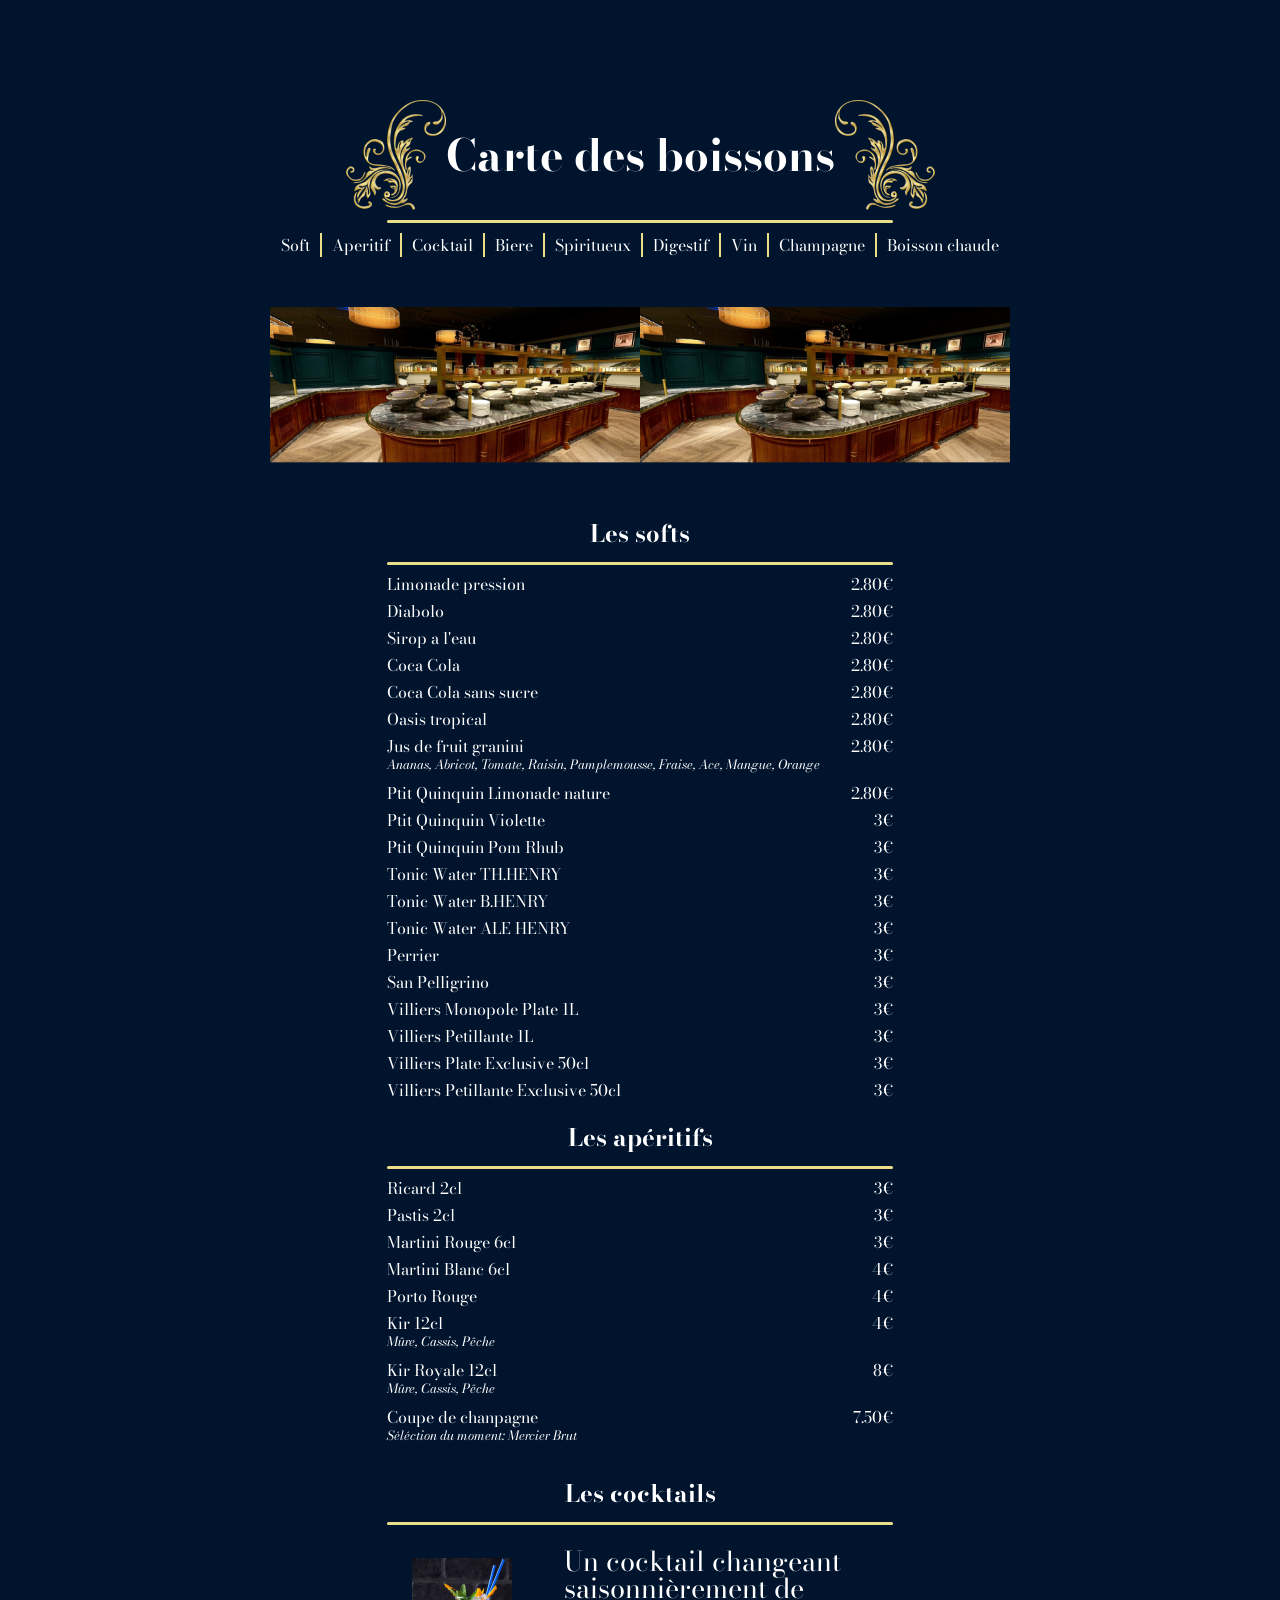
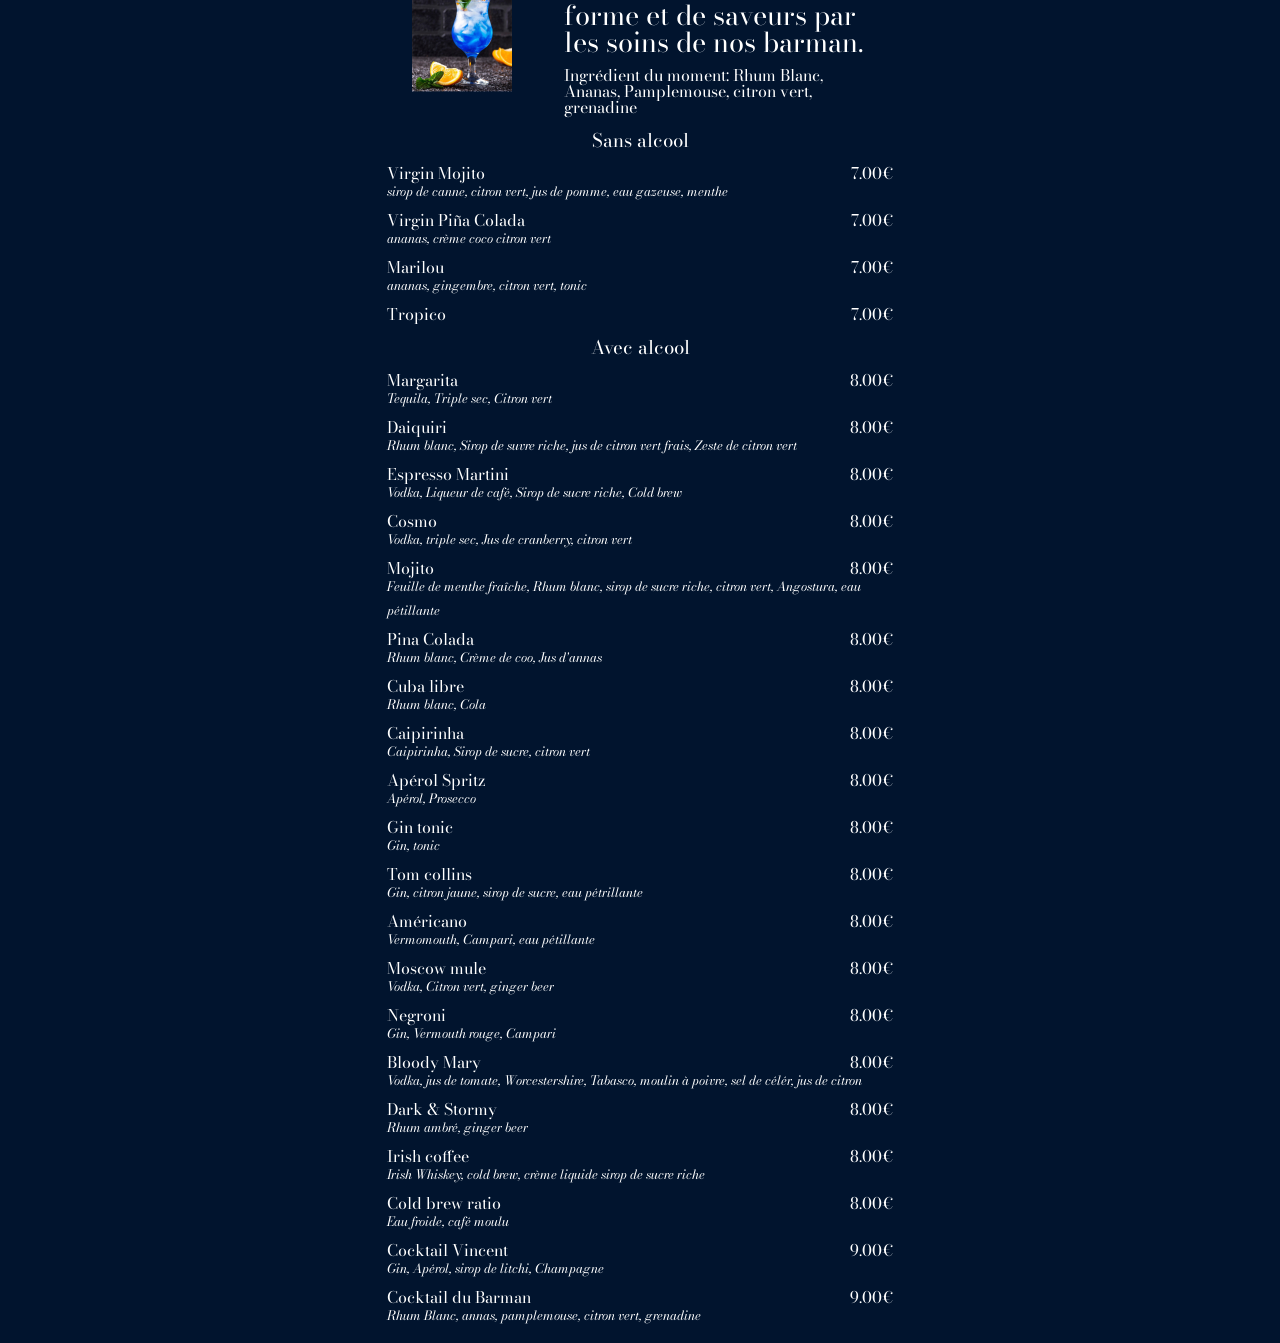
<file: carte/index.html>
<!DOCTYPE html>
<html lang="en">
<head>
    <meta charset="UTF-8">
    <link rel="preconnect" href="https://fonts.googleapis.com">
    <link rel="preconnect" href="https://fonts.gstatic.com" crossorigin>
    <link href="https://fonts.googleapis.com/css2?family=Bodoni+Moda&display=swap" rel="stylesheet">
    <link rel="stylesheet" type="text/css" href="app.css"/>
    <meta charset="UTF-8">
    <meta name="viewport" content="width=device-width, initial-scale=1, shrink-to-fit=no">
    <title>Chez Vincent - menu</title>
</head>
<body>
    <header>
        <div class="title">
            <img src="img/kisspng-ornament-drawing-pattern-golden-pattern-5ad06bcc452309%201.png" alt="gold ornament">
            <h1>Carte des boissons</h1>
            <img src="img/kisspng-ornament-drawing-pattern-golden-pattern-5ad06bcc452309%201.png" alt="gold ornament reverse">
        </div>

        <div class="spacer">
            <div class="spacer-line"></div>
        </div>

        <nav class="header">
            <ul>
                <li><a href="#soft">Soft</a></li>
                <li class="header-spacer"></li>
                <li><a href="#apero">Aperitif</a></li>
                <li class="header-spacer"></li>
                <li><a href="#cocktail">Cocktail</a></li>
                <li class="header-spacer"></li>
                <li><a href="#">Biere</a></li>
                <li class="header-spacer"></li>
                <li><a href="#">Spiritueux</a></li>
                <li class="header-spacer"></li>
                <li><a href="#">Digestif</a></li>
                <li class="header-spacer"></li>
                <li><a href="#">Vin</a></li>
                <li class="header-spacer"></li>
                <li><a href="#">Champagne</a></li>
                <li class="header-spacer"></li>
                <li><a href="#">Boisson chaude</a></li>
            </ul>
        </nav>
    </header>

    <div id="carrousel">
        <div class="left" id="CarrouselLeft">
            <div class="leftBlock">
                <img src="img/carrousel/buffet%20left%20side%201.png" alt="Buffet"/>
                <img src="img/carrousel/damn%20it%20s%20beautiful%201.png" alt="Buffet"/>
                <img src="img/carrousel/buffet%20left%20side%201.png" alt="Buffet"/>
                <img src="img/carrousel/damn%20it%20s%20beautiful%201.png" alt="Buffet"/>
                <img src="img/carrousel/buffet%20left%20side%201.png" alt="Buffet" />
            </div>
        </div>
        <div class="right" id="CarrouselRight">
            <div class="rightBlock">
                <img src="img/carrousel/buffet%20left%20side%201.png" alt="Buffet"/>
                <img src="img/carrousel/damn%20it%20s%20beautiful%201.png" alt="Buffet"/>
                <img src="img/carrousel/buffet%20left%20side%201.png" alt="Buffet"/>
                <img src="img/carrousel/damn%20it%20s%20beautiful%201.png" alt="Buffet"/>
                <img src="img/carrousel/buffet%20left%20side%201.png" alt="Buffet" />
            </div>
        </div>
    </div>

    <main>
        <section id="aperitif"></section>
        <section id="cocktail"></section>
        <section id="biere"></section>
        <section id="spiritueux"></section>
        <section id="digestif"></section>
        <section id="vin"></section>
        <section id="champagne"></section>
        <section id="boisson chaude"></section>
    </main>

    <script src="app.js"></script>
</body>
</html>
</file>
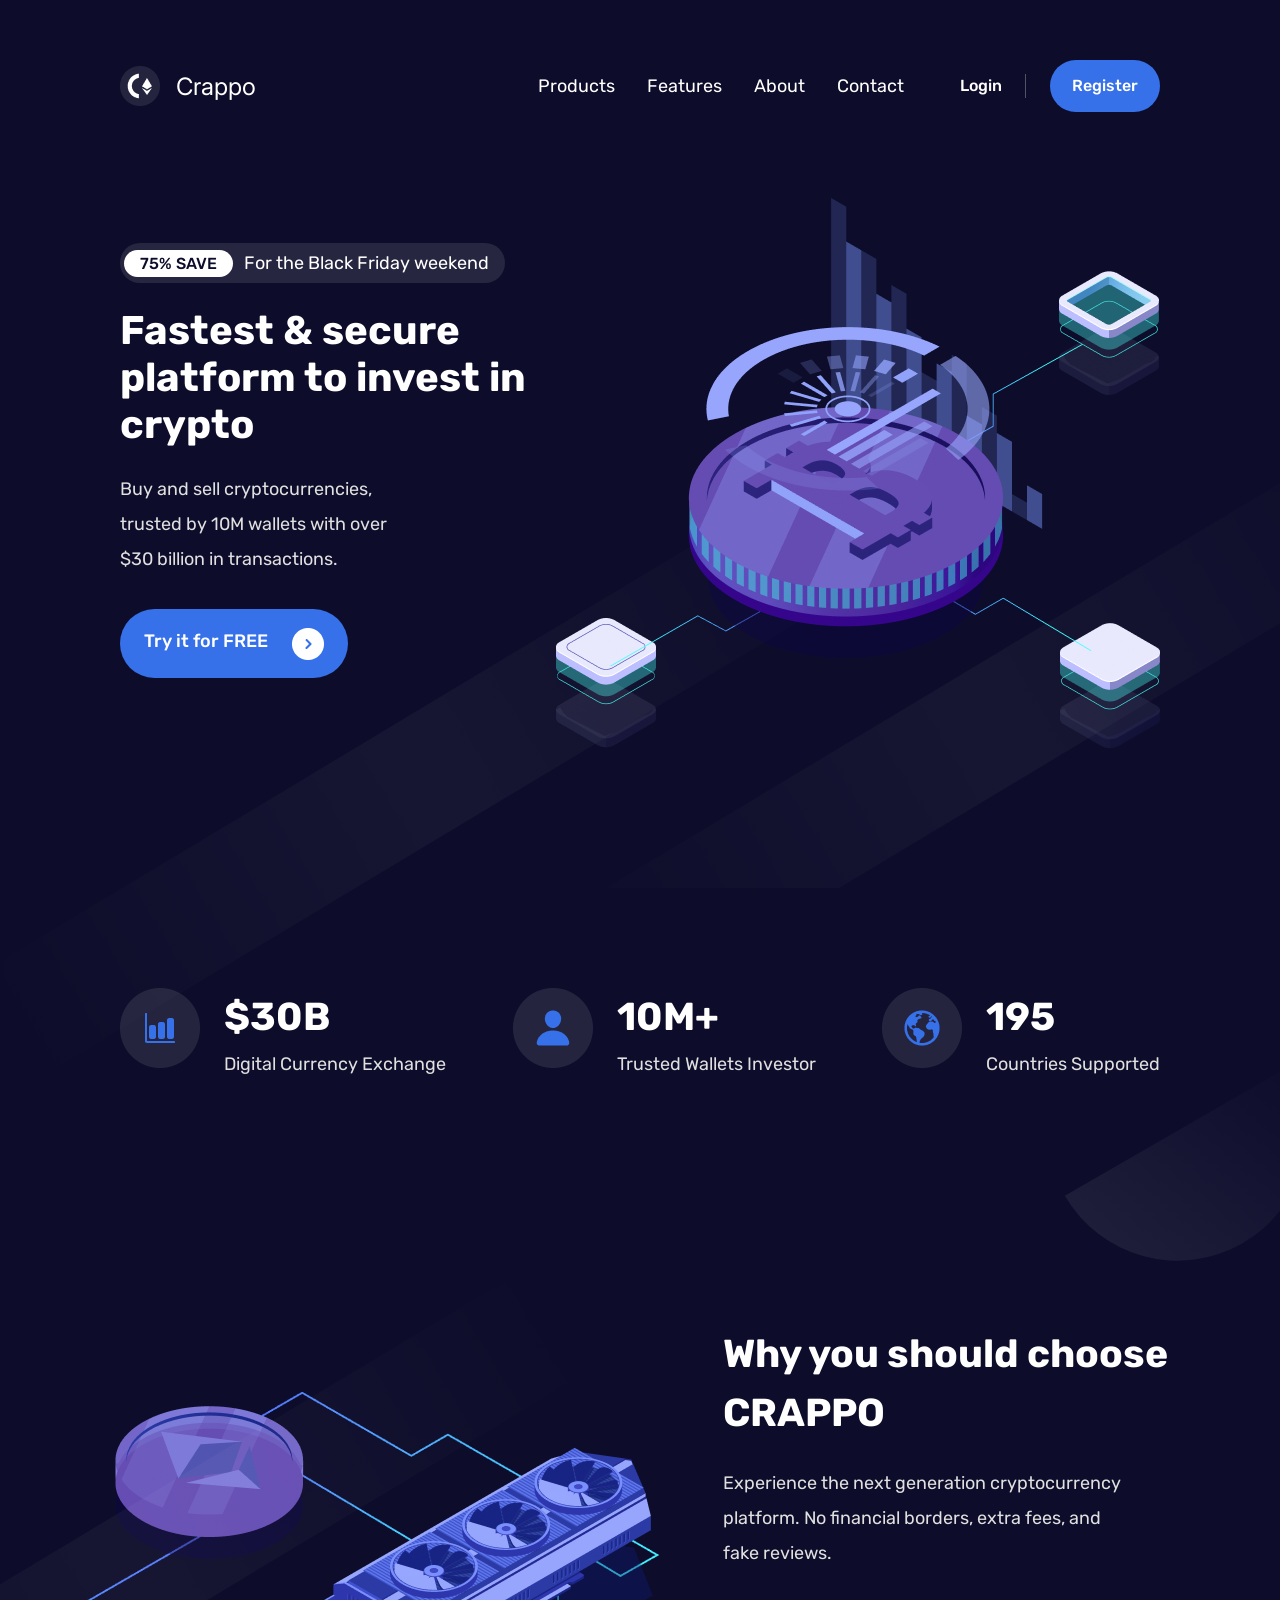
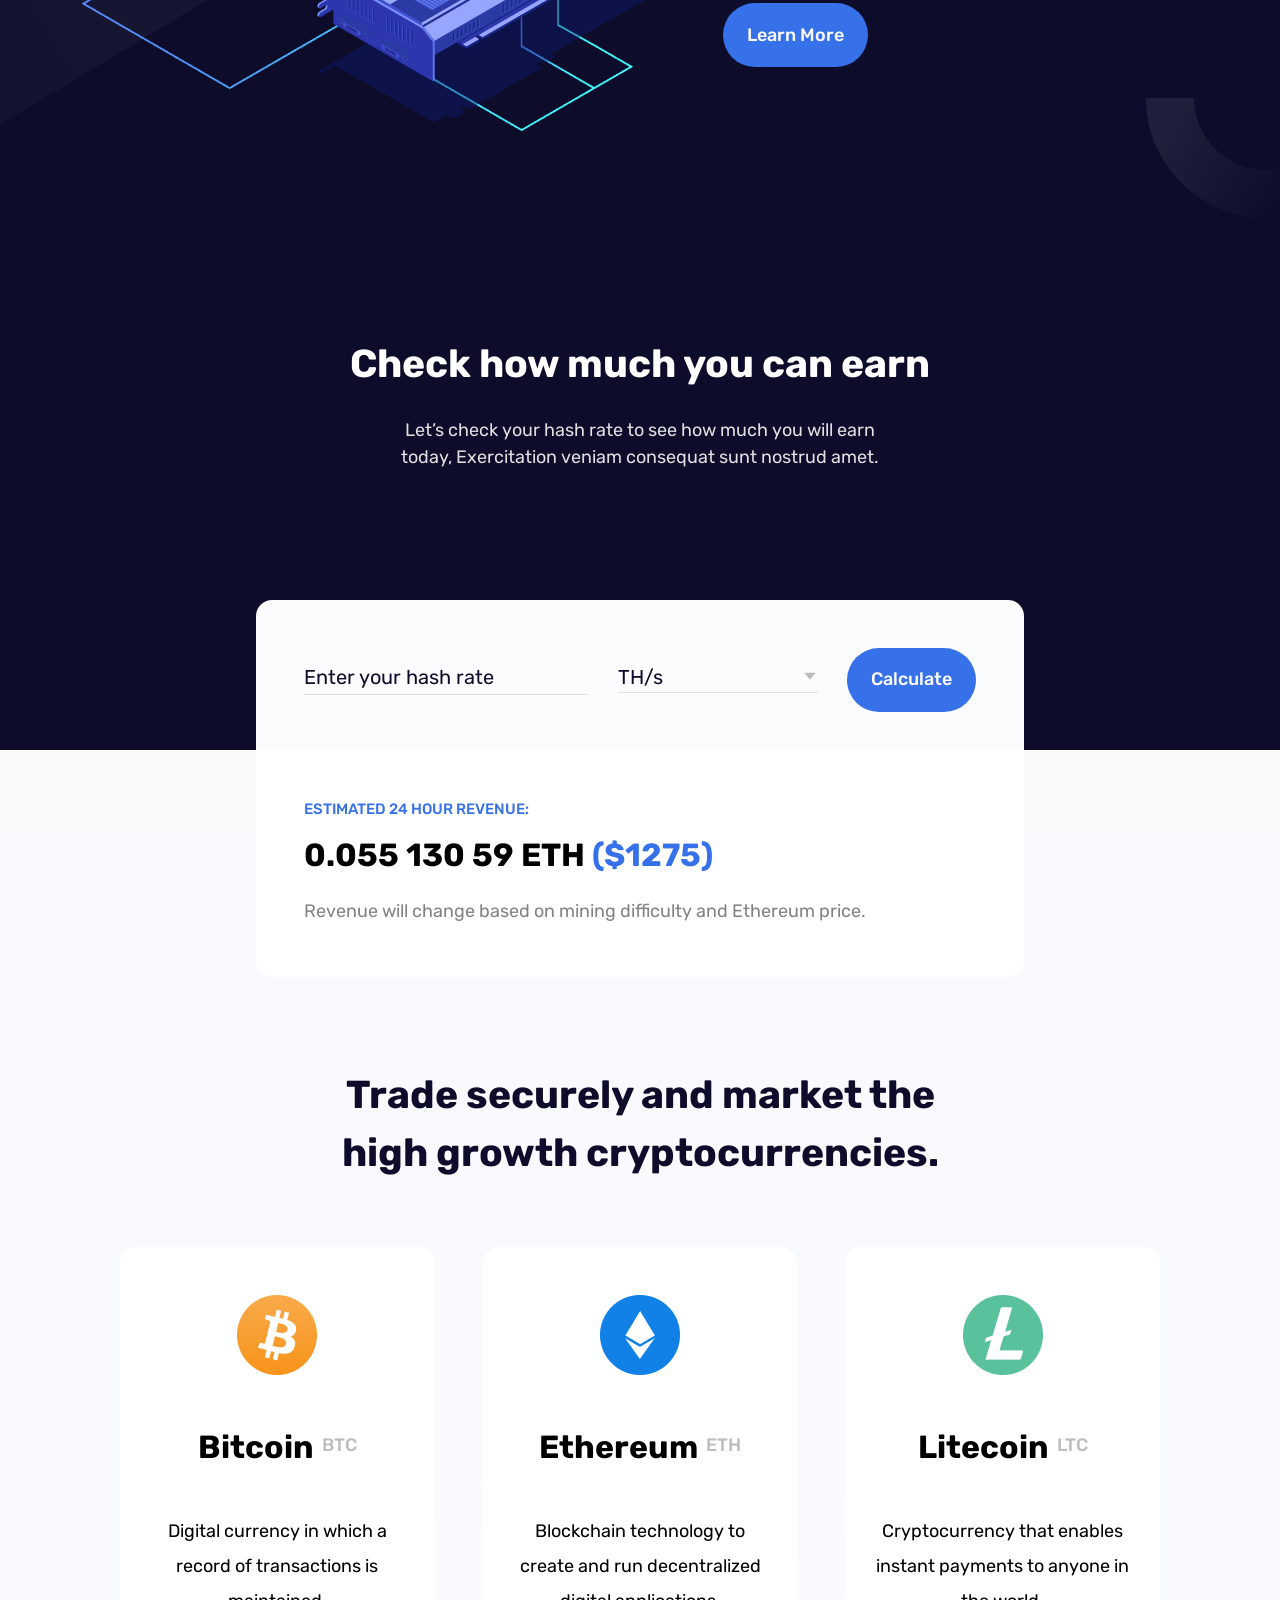
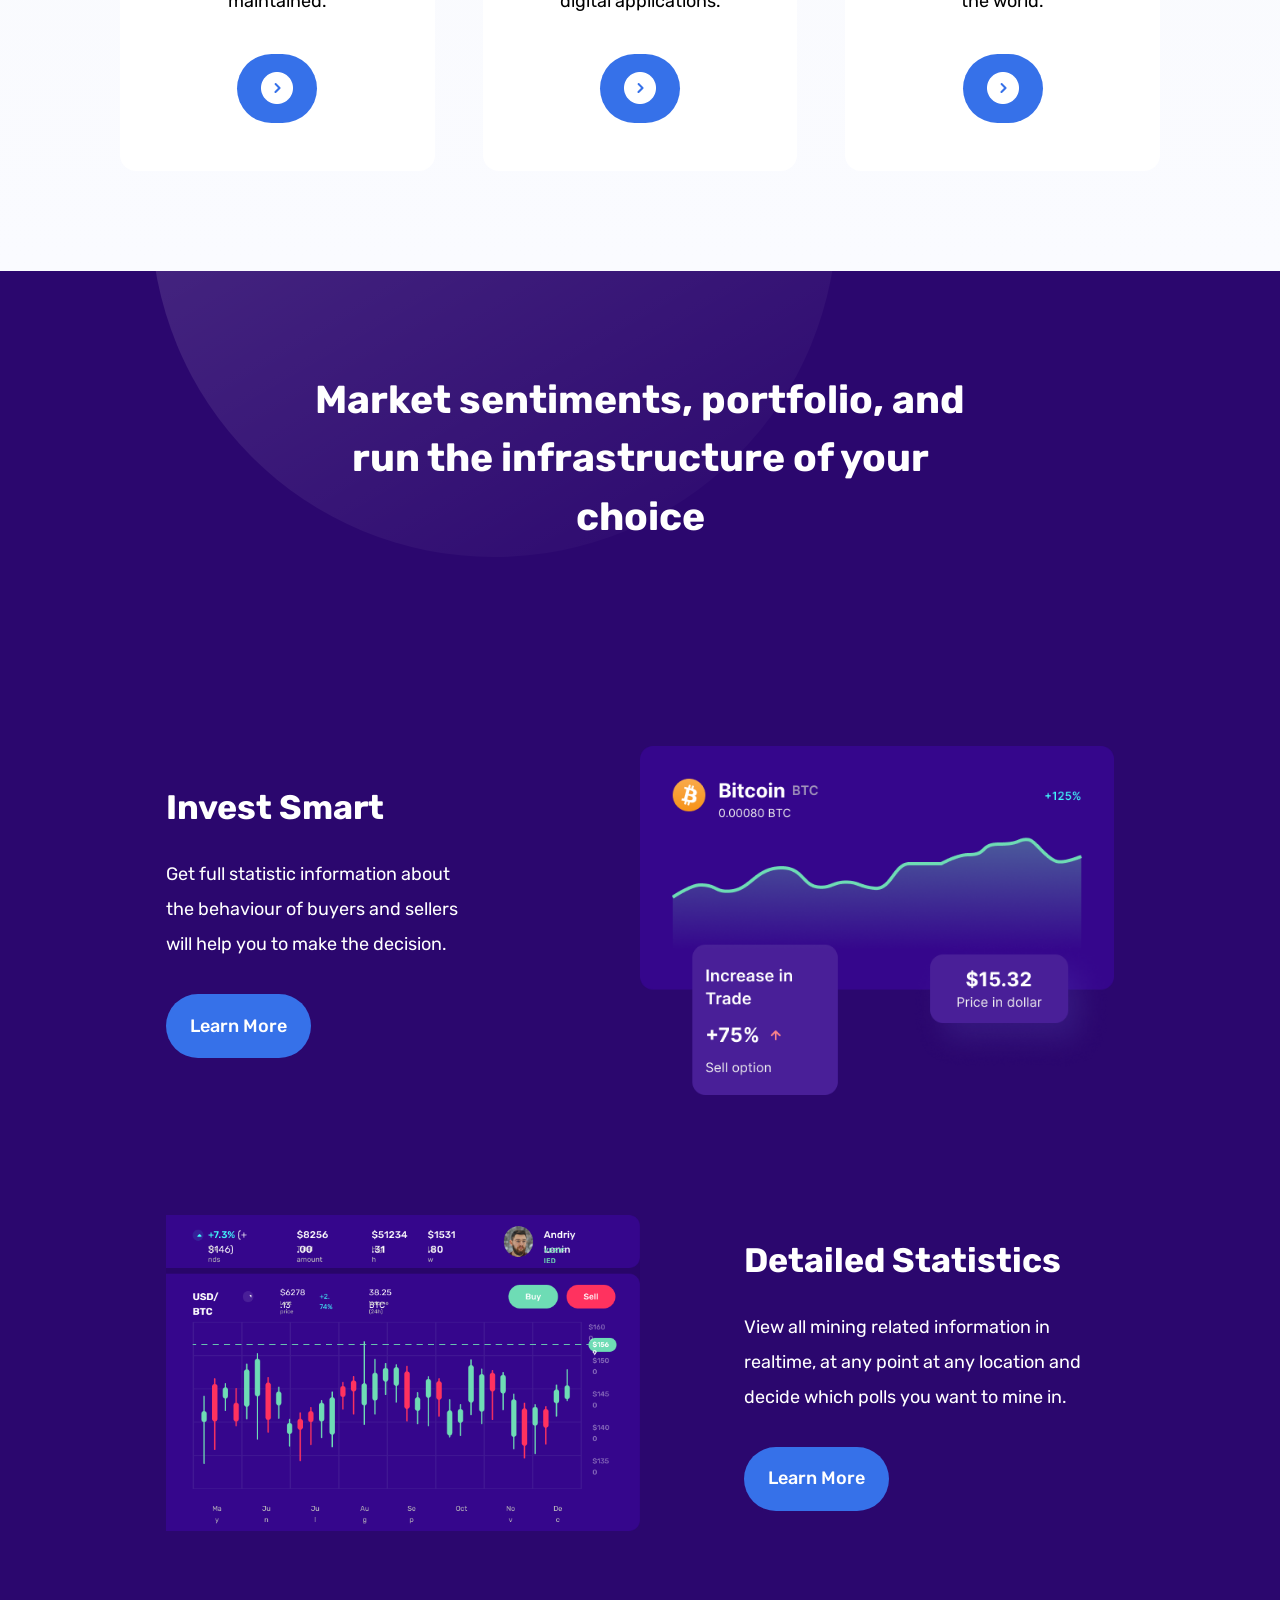
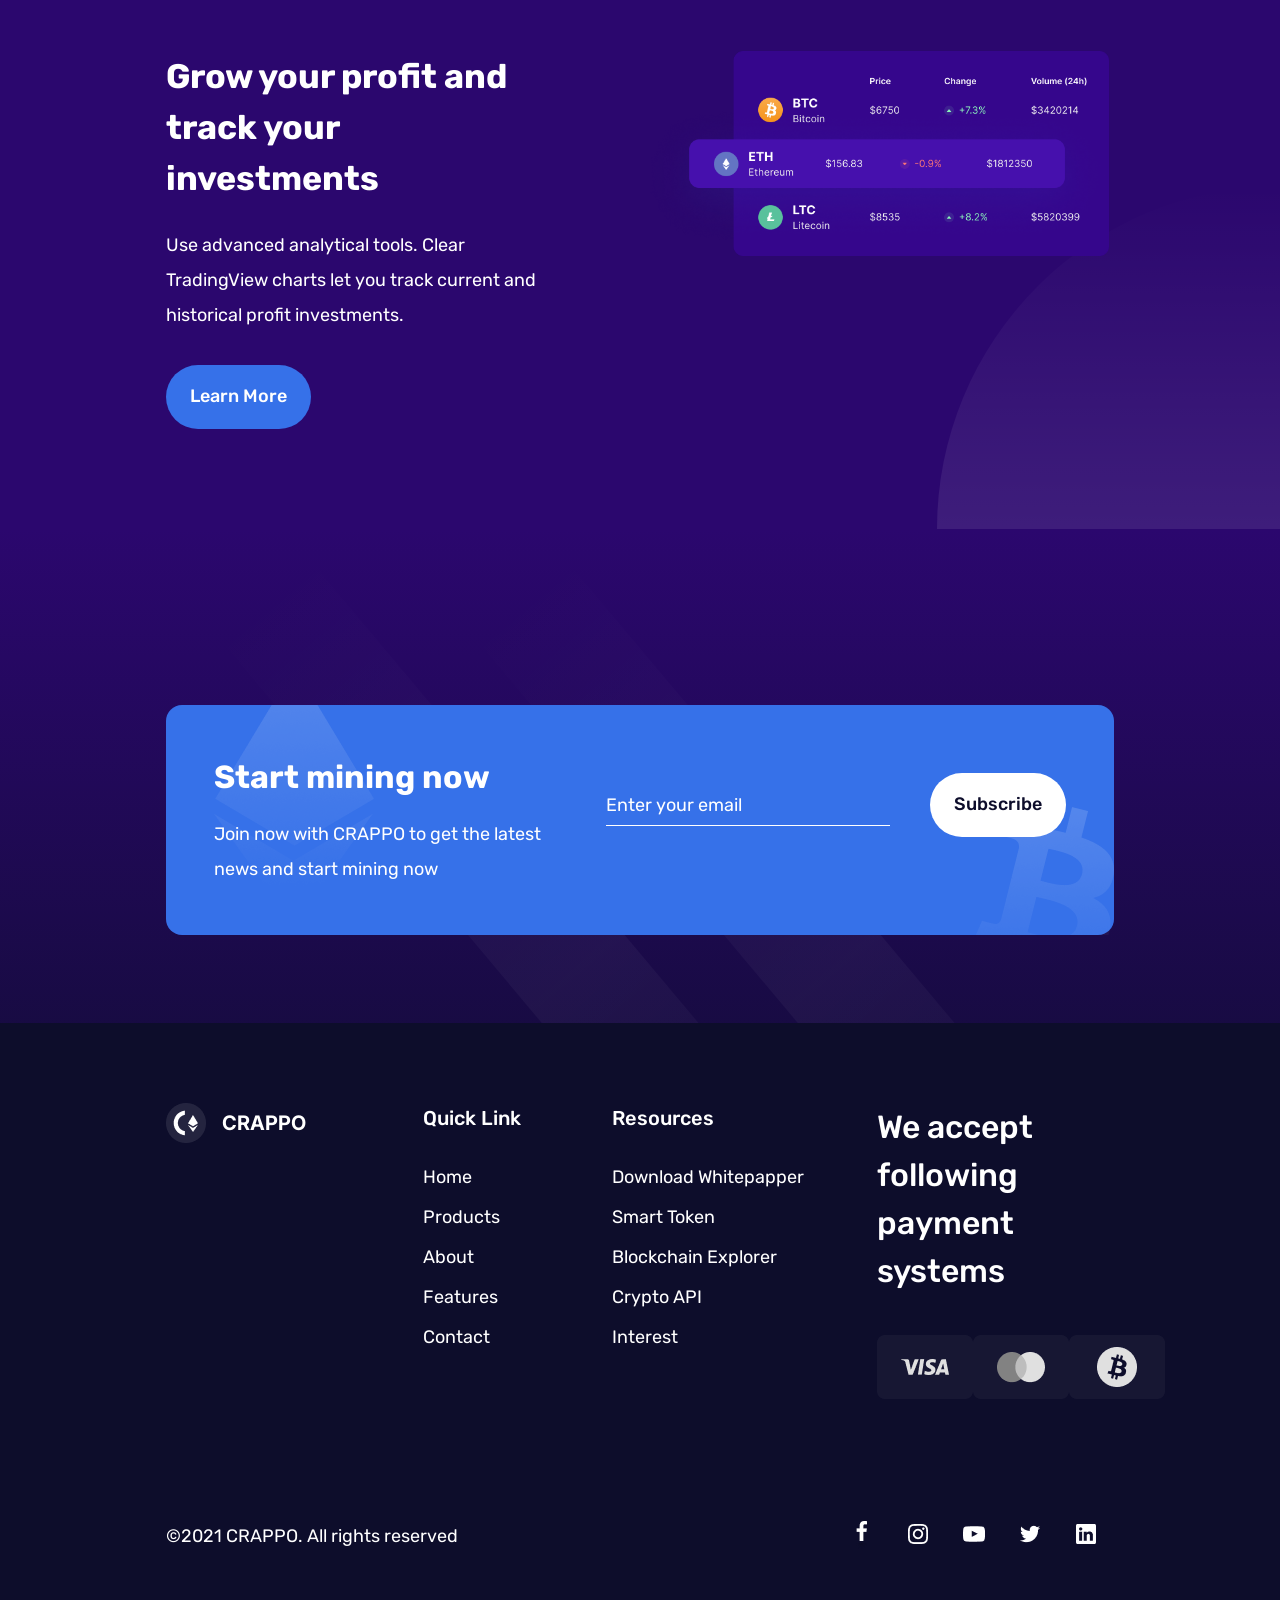
<file: crappo/index.html>
<!DOCTYPE html>
<html lang="en">
<head>
    <meta charset="UTF-8">
    <meta name="viewport" content="width=device-width, initial-scale=1, shrink-to-fit=no">
    <meta name="description" content="Fastest & secure platform to invest in crypto">
    <link rel="stylesheet" type="text/css" href="sass/page/home.css">
    <link rel="stylesheet" type="text/css" href="sass/main.css">
    <link rel="preconnect" href="https://fonts.googleapis.com">
    <link rel="preconnect" href="https://fonts.gstatic.com" crossorigin>
    <link href="https://fonts.googleapis.com/css2?family=Inter:wght@600&family=Rubik:wght@400;500;700&display=swap" rel="stylesheet">    <link rel="icon" type="image/png" href="asset/logo/Logo.png">
    <title>CRAPPO - Home</title>
</head>
<body>
    <header>
        <div class="logo-container">
            <img src="asset/logo/Logo.png" alt="Logo Crappo">
            <span class="logo-text">Crappo</span>
        </div>

        <nav class="nav-header">
            <a href="#" class="nav-link body-small-regular">Products</a>
            <a href="#" class="nav-link body-small-regular">Features</a>
            <a href="#" class="nav-link body-small-regular">About</a>
            <a href="#" class="nav-link body-small-regular">Contact</a>
            <a href="#" class="nav-link--login body-small-medium">Login</a>
            <a href="#" class="nav-link--register body-small-medium">Register</a>
        </nav>
    </header>

    <main>
        <section class="landing">
            <div class="landing-left">
                <div class="landing-left-top">
                    <span>75% SAVE</span>
                    <p class="body-small-regular">For the Black Friday weekend</p>
                </div>
                <div class="landing-left-middle">
                    <h1>Fastest & secure platform to invest in crypto</h1>
                    <p class="body-small-regular">Buy and sell cryptocurrencies, trusted by 10M wallets with over $30 billion in transactions.</p>
                    <a href="index.html#" class="btn-classic body-standard-medium">Try it for FREE <img src="asset/icon/Arrow%20Right.png" alt="Right arrow"></a>
                </div>
            </div>
            <div class="landing-right">
                <img src="asset/ilu/Illustration-landing.png" alt="BTC">
                <div class="effect-back"></div>
                <div class="effect-back effect-back-nd"></div>
            </div>
        </section>

        <section class="banner">
            <div class="banner-elm">
                <img src="asset/icon/graph-icon.png" alt="Graphic">
                <div class="banner-elm-text">
                    <h2>$30B</h2>
                    <p class="body-small-regular">Digital Currency Exchange</p>
                </div>
            </div>

            <div class="banner-elm">
                <img src="asset/icon/user-icon.png" alt="User">
                <div class="banner-elm-text">
                    <h2>10M+</h2>
                    <p class="body-small-regular">Trusted Wallets Investor</p>
                </div>
            </div>

            <div class="banner-elm">
                <img src="asset/icon/earth-icon.png" alt="Earth">
                <div class="banner-elm-text">
                    <h2>195</h2>
                    <p class="body-small-regular">Countries Supported</p>
                </div>
            </div>
            <div class="circle"></div>
            <img class="demi-circle" alt="demi circle" src="asset/ilu/circle.svg">
        </section>

        <section class="why-choose">
            <div class="why-choose-img">
                <img src="asset/ilu/Illustrations-gpu.png" alt="GPU">
            </div>

            <div class="why-choose-text">
                <h2>Why you should choose CRAPPO</h2>
                <p class="body-small-regular">Experience the next generation cryptocurrency platform. No financial borders, extra fees, and fake reviews.</p>
                <a href="index.html#" class="btn-classic body-standard-medium">Learn More</a>
            </div>

            <div class="effect-back effect-back-reverse"></div>
        </section>

        <section class="check-earn">
            <div class="check-earn-top">
                <h2>Check how much you can earn</h2>
                <p class="body-standard-regular">Let’s check your hash rate to see how much you will earn today, Exercitation veniam consequat sunt nostrud amet.</p>
            </div>
            <div class="check-earn-middle">
                <div class="check-earn-middle-form">
                    <div class="input-form">
                        <input type="text" class="input-classic body-large-regular" name="hashRate" id="hashRate"/>
                        <label class="body-large-regular" for="hashRate">Enter your hash rate</label>
                    </div>
                    <div class="select-form">
                        <ul class="input-select body-large-regular" id="unit">
                            <li class="active-select body-large-regular">TH/s</li>
                            <li class="body-large-regular two">TH/s</li>
                            <li class="body-large-regular three">KH/s</li>
                            <li class="body-large-regular four">MH/s</li>
                            <li class="body-large-regular five">GH/s</li>
                        </ul>
                    </div>
                    <button class="btn-classic body-standard-medium" id="calculate">Calculate</button>
                </div>
                <div class="check-earn-middle-text">
                    <h3>ESTIMATED 24 HOUR REVENUE:</h3>
                    <span id="revenueETH">0.055 130 59 ETH <strong id="revenueUSD">($1275)</strong></span>
                    <p class="body-small-regular">Revenue will change based on mining difficulty and Ethereum price.</p>
                </div>
            </div>
            <div class="check-earn-bottom">
                <h2>Trade securely and market the high growth cryptocurrencies.</h2>

                <div class="check-earn-bottom-cnt">
                    <div class="check-earn-bottom-elm">
                        <img src="asset/logo/logos_bitcoin.png" class="logo-crypto" alt="Logo BTC">
                        <div class="title">
                            <h3 class="title-large">Bitcoin</h3>
                            <p class="body-standard-medium">BTC</p>
                        </div>
                        <p class="description body-small-regular">Digital currency in which a record of transactions is maintained.</p>
                        <a href="index.html#" class="btn-classic body-standard-medium"><span>Start mining</span>  <img src="asset/icon/Arrow%20Right.png" alt="Right arrow"></a>
                    </div>
                    <div class="check-earn-bottom-elm margin">
                        <img src="asset/logo/eth-icon.png" class="logo-crypto" alt="Logo BTC">
                        <div class="title">
                            <h3 class="title-large">Ethereum</h3>
                            <p class="body-standard-medium">ETH</p>
                        </div>
                        <p class="description body-small-regular">Blockchain technology to create and run decentralized digital applications.</p>
                        <a href="index.html#" class="btn-classic body-standard-medium"><span>Start mining</span>  <img src="asset/icon/Arrow%20Right.png" alt="Right arrow"></a>
                    </div>
                    <div class="check-earn-bottom-elm">
                        <img src="asset/logo/simple-icons_litecoin.png" class="logo-crypto" alt="Logo BTC">
                        <div class="title">
                            <h3 class="title-large">Litecoin</h3>
                            <p class="body-standard-medium">LTC</p>
                        </div>
                        <p class="description body-small-regular">Cryptocurrency that enables instant payments to anyone in the world.</p>
                        <a href="index.html#" class="btn-classic body-standard-medium"><span>Start mining</span> <img src="asset/icon/Arrow%20Right.png" alt="Right arrow"></a>
                    </div>
                </div>
            </div>
        </section>

        <section class="details">
            <div class="circle-big circle-big-nd"></div>
            <div class="circle-big circle-big-normal"></div>
            <h2>Market sentiments, portfolio, and run the infrastructure of your choice</h2>

            <div class="details-slider-cnt">
                <div class="details-slider details-slider-one">
                    <div class="details-slider-text">
                        <h3>Invest Smart</h3>
                        <p class="body-small-regular">Get full statistic information about the behaviour of buyers and sellers will help you to make the decision. </p>
                        <button class="btn-classic body-standard-medium">Learn More</button>
                    </div>
                    <img src="asset/ilu/Chart.png" alt="Graphics example">
                </div>

                <div class="details-slider details-slider-two">
                    <img src="asset/ilu/Statistic.png" alt="Statics example">
                    <div class="details-slider-text">
                        <h3>Detailed Statistics</h3>
                        <p class="body-small-regular">View all mining related information in realtime, at any point at any location and decide which polls you want to mine in.</p>
                        <button class="btn-classic body-standard-medium">Learn More</button>
                    </div>
                </div>

                <div class="details-slider details-slider-three">
                    <div class="details-slider-text">
                        <h3>Grow your profit and track your investments</h3>
                        <p class="body-small-regular">Use advanced analytical tools. Clear TradingView charts let you track current and historical profit investments.</p>
                        <button class="btn-classic body-standard-medium">Learn More</button>
                    </div>
                    <img src="asset/ilu/Table.png" alt="Table example">
                </div>
            </div>
        </section>

        <footer>
            <div class="effect-back effect-back-footer"></div>
            <div class="effect-back effect-back-footer effect-back-footer-nd"></div>
            <div class="start-now">
                <img src="asset/icon/Vector-eth.png" class="eth-img" alt="ETH picture">
                <img src="asset/icon/Vector-btc.png" class="btc-img" alt="BTC picture">
                <div class="start-now-text">
                    <h3>Start mining now</h3>
                    <p class="body-small-regular">Join now with CRAPPO to get the latest news and start mining now</p>
                </div>
                <div class="start-now-form">
                    <div class="input-form">
                        <input type="text" class="input-classic body-small-regular" name="email" id="email"/>
                        <label class="body-small-regular" id="emailLabel" for="email">Enter your email</label>
                    </div>
                    <a href="index.html#" class="btn-classic btn-classic-white body-standard-medium">Subscribe</a>
                </div>
            </div>
            <nav>
                <div class="top">
                    <div class="logo">
                        <img src="asset/logo/Logo.png" alt="Logo Crappo">
                        <span>CRAPPO</span>
                    </div>
                    <div class="list-link list-link-margin">
                        <p class="body-large-medium title">Quick Link</p>
                        <a href="#">Home</a>
                        <a href="#">Products</a>
                        <a href="#">About</a>
                        <a href="#">Features</a>
                        <a href="#">Contact</a>
                    </div>
                    <div class="list-link">
                        <p class="body-large-medium title">Resources</p>
                        <a href="#">Download Whitepapper</a>
                        <a href="#">Smart Token</a>
                        <a href="#">Blockchain Explorer</a>
                        <a href="#">Crypto API</a>
                        <a href="#">Interest</a>
                    </div>
                    <div class="payment">
                        <p class="title-large">We accept following payment systems</p>
                        <div class="payment-list">
                            <img src="asset/icon/Visa.png" alt="We accept VISA">
                            <img src="asset/icon/Mastercard.png" alt="We accept Mastercard">
                            <img src="asset/icon/Bitcoin.png" alt="We accept BitCoin">
                        </div>
                    </div>
                </div>
                <div class="bottom">
                    <p class="body-small-regular">©2021 CRAPPO. All rights reserved</p>
                    <div class="bottom-social-network">
                        <a href="index.html#"><img src="asset/icon/facebook-f%201.png" alt="icon Facebook"></a>
                        <a href="index.html#"><img src="asset/icon/instagram%201.png" alt="icon Instagram"></a>
                        <a href="index.html#"><img src="asset/icon/youtube%201.png" alt="icon Youtube"></a>
                        <a href="index.html#"><img src="asset/icon/twitter%201.png" alt="icon Twitter"></a>
                        <a href="index.html#"><img src="asset/icon/linkedin%201.png" alt="icon Linkedin"></a>
                    </div>
                </div>
            </nav>
        </footer>
    </main>
<script src="js/main.js" type="text/javascript"></script>
</body>
</html>
</file>
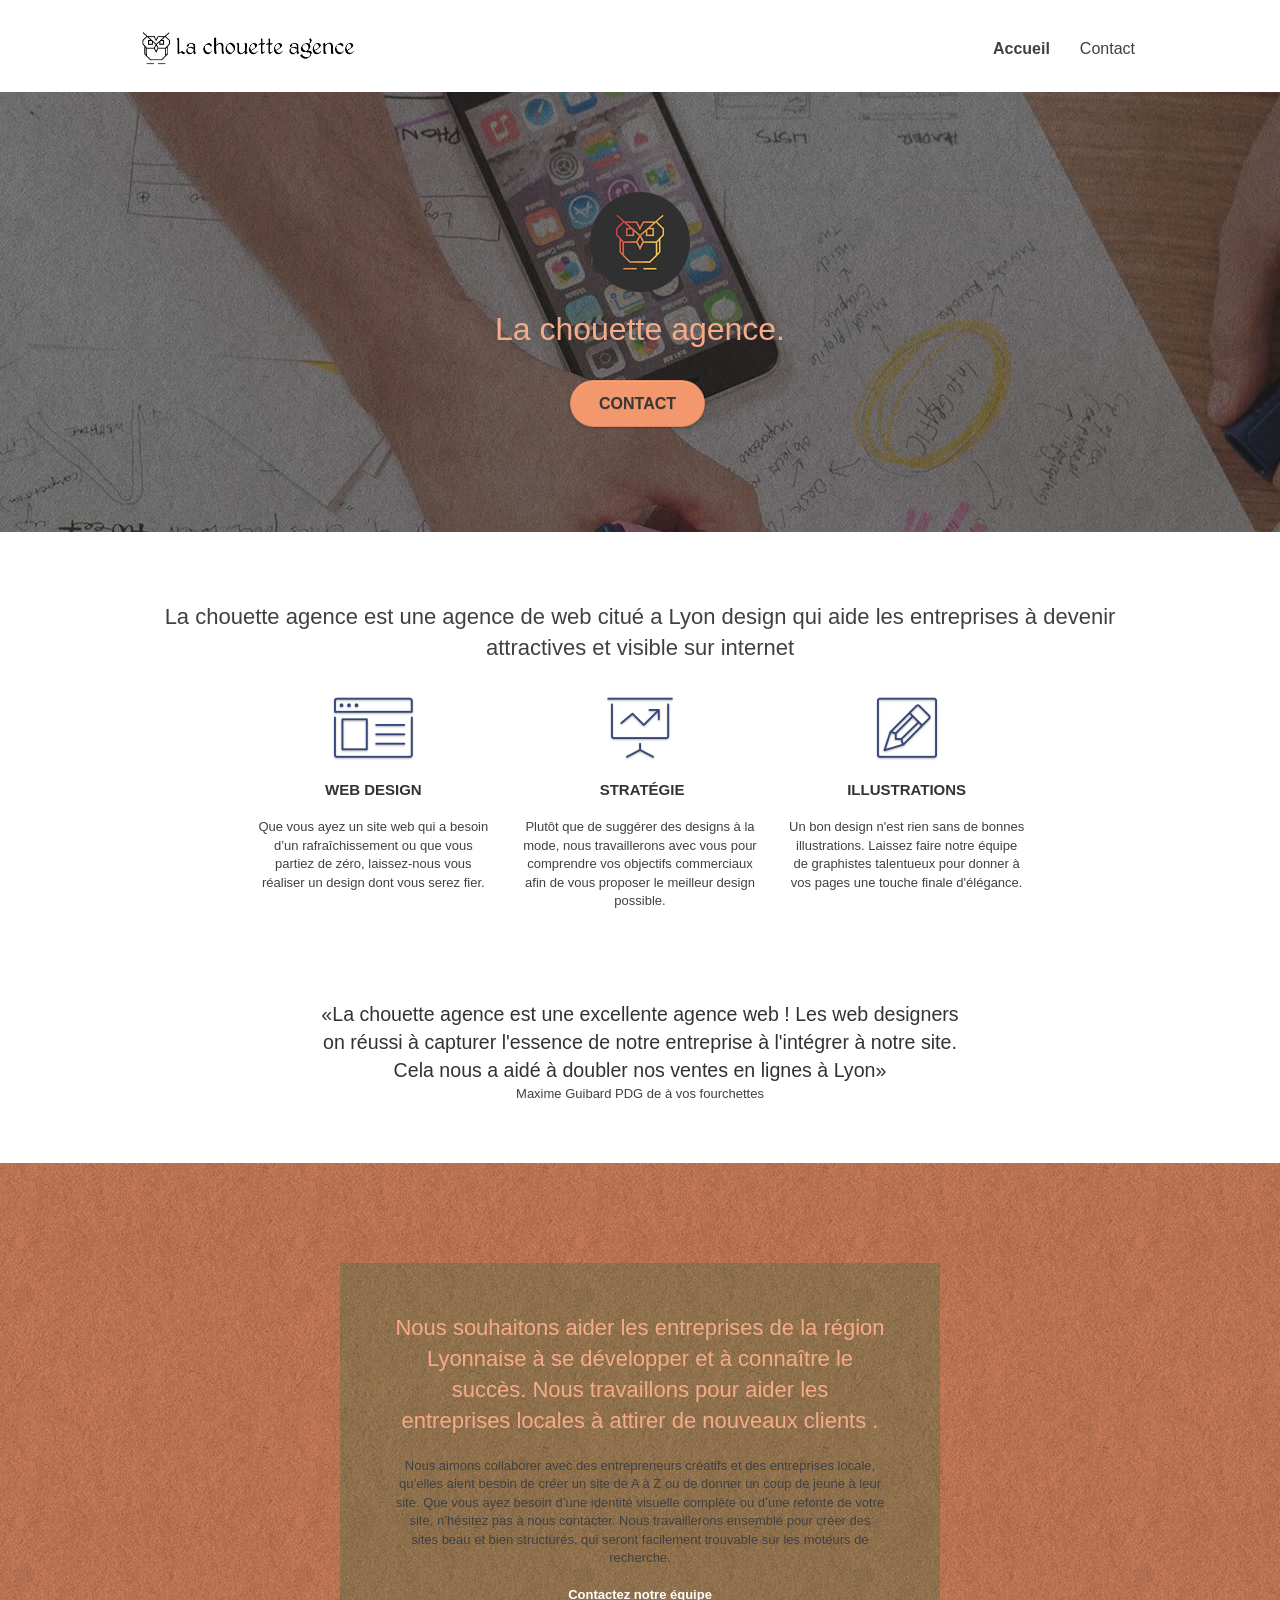
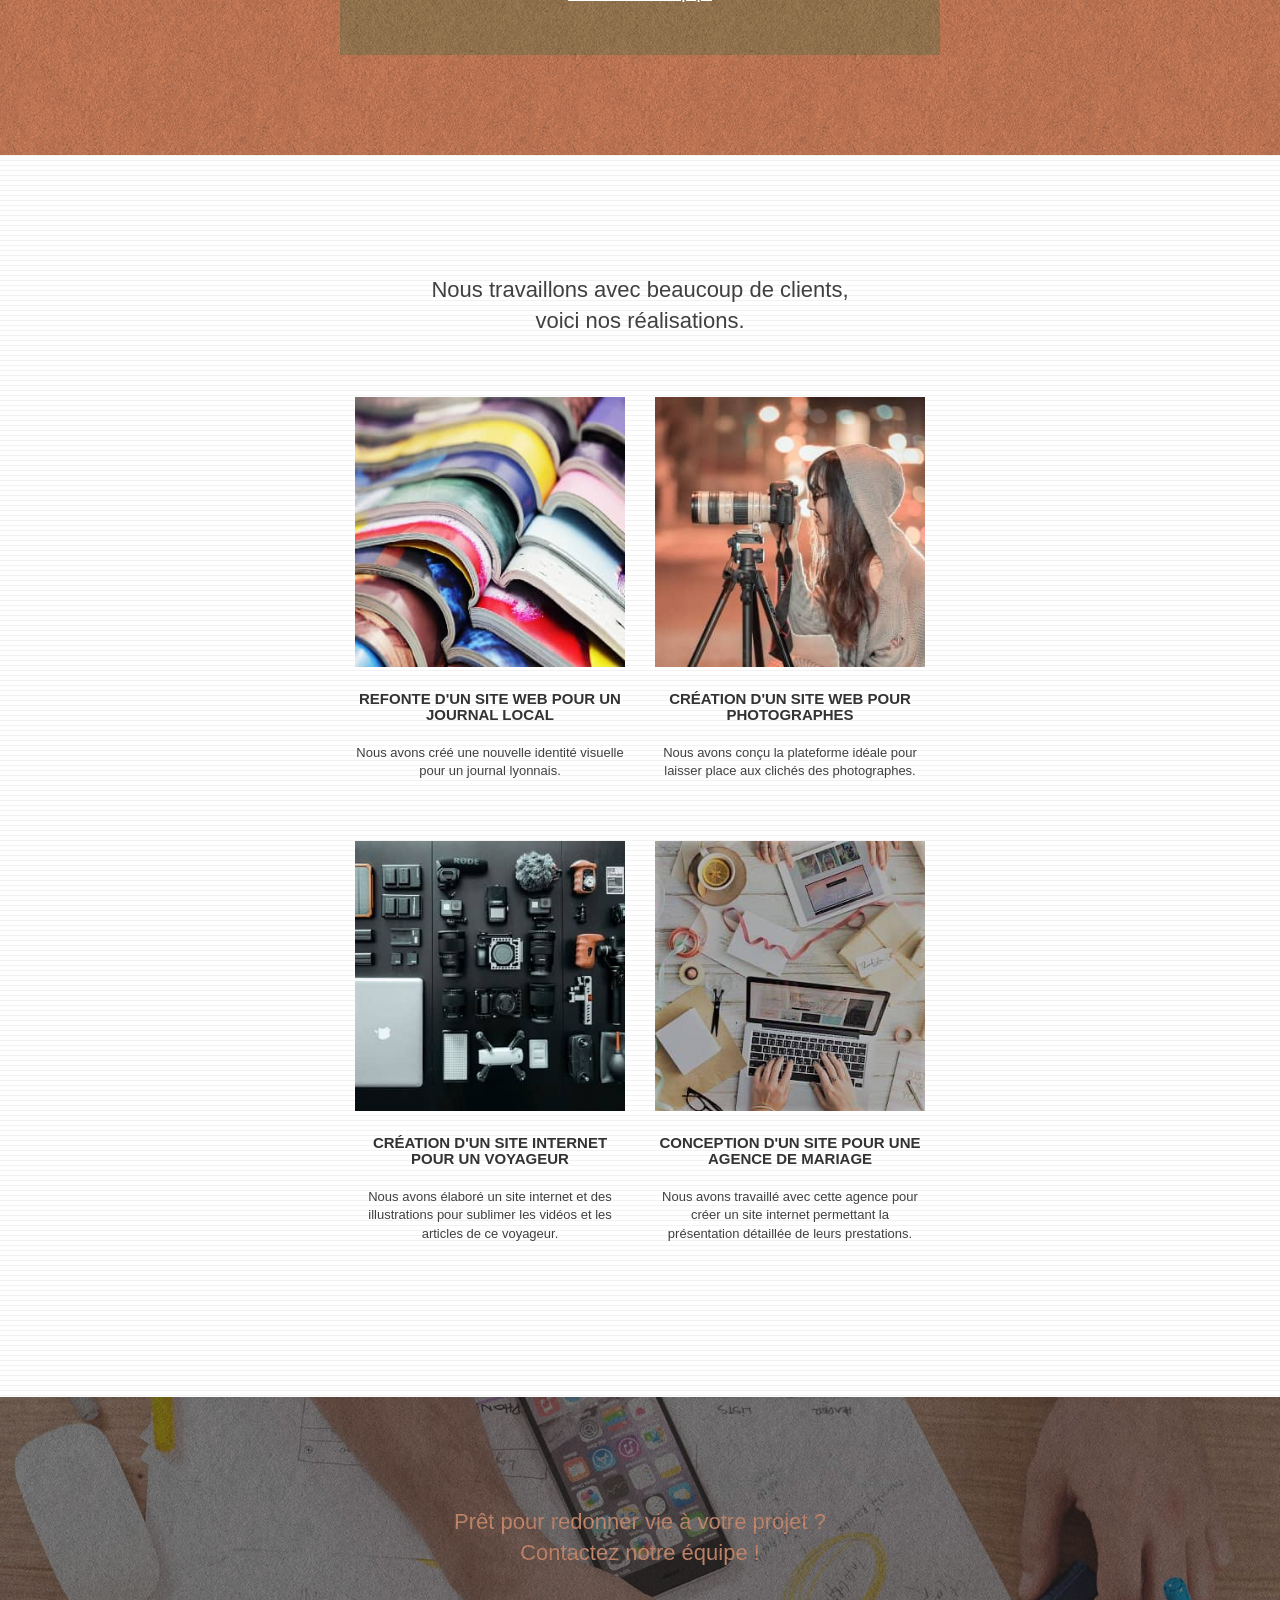
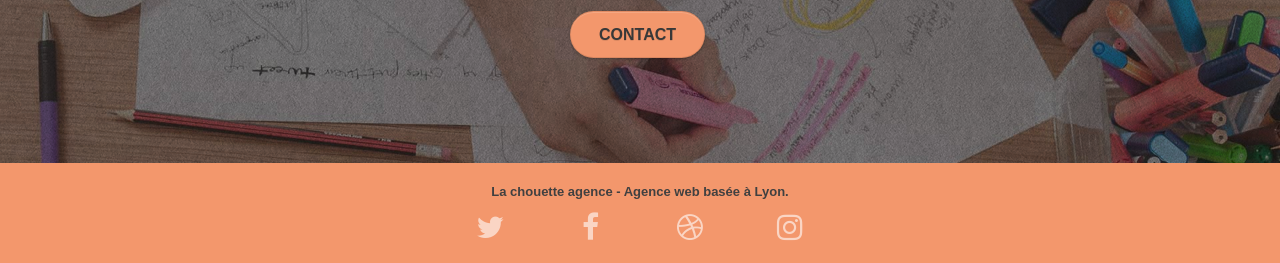
<file: P4/index.html>
<!doctype html>
<html lang="fr">
<head>
    <meta charset="utf-8">
    <meta name="description" content="Agence de web design Lyon">
    <meta name="viewport" content="width=device-width, initial-scale=1.0, viewport-fit=cover">
    <link rel="shortcut icon" type="image/png" href="favicon.jpg">

	<link rel="stylesheet" type="text/css" href="./css/bootstrap.css">
	<link rel="stylesheet" type="text/css" href="style.css">
	<link rel="stylesheet" type="text/css" href="./css/font-awesome.css">
	<link rel="stylesheet" type="text/css" href="./css/et-line.css">

    <title>.</title>

    
<!-- Analytics -->
 
<!-- Analytics END -->
    
</head>
<body>
<!-- Principal conteneur -->
<div class="page-container">
    
<!-- bloc-0 -->
<header class="bloc bgc-white l-bloc " id="bloc-0">
	<div class="container bloc-sm">

		<nav class="navbar row">
			<div class="navbar-header">
				<a class="navbar-brand" href="index.html"><img src="img/la-chouette-agence.png" alt="paris web design logo agence web meilleure agence" height="40" /></a>
			</div>
			<div class="collapse navbar-collapse navbar-1 special-dropdown-nav">
				<ul class="site-navigation nav navbar-nav">
					<li>
						<a href="index.html" class="active">Accueil</a>
					</li>
					<li>
					</li>
					<li>
						<a href="page2.html">Contact</a>
					</li>
				</ul>
			</div>
		</nav>
	</div>
</header>
<!-- bloc-0 END -->

<!-- bloc-1-presentation -->
<section class="bloc bgc-dark-slate-blue bg-banniere d-bloc bg-t-edge bloc-bg-texture texture-paper b-parallax" id="bloc-1-hero">
	<div class="container bloc-lg">
		<div class="row tight-width-whitespace">
			<div class="col-sm-12">
				<img src="img/logo.png" class="center-block image-resize-mode" width="100" alt="La chouette agence, agence web paris, création logo paris" />
				<h1 class="text-center hero-bloc-text tc-white ">
					La chouette agence.
				</h1>
				<div class="text-center">
					<a href="page2.html" class="btn btn-lg btn-clean btn-rd cta-hero btn-atomic-tangerine" id="cta-hero">Contact</a>
				</div>
			</div>
		</div>
	</div>
</section>
<!-- bloc-1-presentation END -->

<!-- bloc-2-services -->
<section class="bloc bgc-white l-bloc" id="bloc-2-services">
	<div class="container bloc-md">
		<div class="row">
			<div class="col-sm-12 text-center">
				<h2>La chouette agence est une agence de web citué a Lyon design qui aide les entreprises à devenir attractives et visible sur internet</h2>
			</div>
		</div>
		<div class="row voffset-lg med-width-whitespace">
			<article class="col-sm-4">
				<div class="text-center">
					<span class="et-icon-browser sm-shadow icon-dark-slate-blue icons icon-lg"></span>
				</div>
				<h3 class="mg-md text-center">
					Web design
				</h3>
				<p class="text-center ">
					Que vous ayez un site web qui a besoin d&rsquo;un rafraîchissement ou que vous partiez de zéro, laissez-nous vous réaliser un design dont vous serez fier.
				</p>
			</article>
			<article class="col-sm-4">
				<div class="text-center">
					<span class="et-icon-presentation sm-shadow icon-dark-slate-blue icons icon-lg"></span>
				</div>
				<h3 class="mg-md text-center">
					&nbsp;Stratégie
				</h3>
				<p class="text-center ">
					Plutôt que de suggérer des designs à la mode, nous travaillerons avec vous pour comprendre vos objectifs commerciaux afin de vous proposer le meilleur design possible.<br>
				</p>
			</article>
			<article class="col-sm-4">
				<div class="text-center">
					<span class="et-icon-edit sm-shadow icon-dark-slate-blue icons icon-lg"></span>
				</div>
				<h3 class="mg-md text-center">
					Illustrations
				</h3>
				<p class="text-center ">
					Un bon design n'est rien sans de bonnes illustrations. Laissez faire notre équipe de graphistes talentueux pour donner à vos pages une touche finale d'élégance.
				</p>
			</article>
		</div>
		<div class="row voffset-lg voffset">
			<div class="col-xs-12 col-md-8 col-md-offset-2 text-center">
				<q>La chouette agence est une excellente agence web ! Les web designers on réussi à capturer l'essence de notre entreprise à l'intégrer à notre site. Cela nous a aidé à doubler nos ventes en lignes à Lyon</q><p>Maxime Guibard PDG de à vos fourchettes</p>
			</div>
		</div>
	</div>
</section>
<!-- bloc-2-services END -->

<!-- bloc-3-what-i-do -->
<section class="bloc tc-white bgc-atomic-tangerine bg-presentation d-bloc bloc-bg-texture texture-paper b-parallax" id="bloc-3-what-i-do">
	<div class="container bloc-lg">
		<div class="row tight-width-whitespace black-background">
			<div class="col-sm-12">
				<h2 class="mg-md text-center tc-white">
					Nous souhaitons aider les entreprises de la région Lyonnaise à se développer et à connaître le succès. Nous travaillons pour aider les entreprises locales à attirer de nouveaux clients .<br>
				</h2>
				<p class="text-center white">
					Nous aimons collaborer avec des entrepreneurs créatifs et des entreprises locale, qu’elles aient besoin de créer un site de A à Z ou de donner un coup de jeune à leur site. Que vous ayez besoin d’une identité visuelle complète ou d’une refonte de votre site, n’hésitez pas à nous contacter. Nous travaillerons ensemble pour créer des sites beau et bien structurés, qui seront facilement trouvable sur les moteurs de recherche. <br><br><a class="ltc-white bold-link" href="page2.html">Contactez notre équipe</a><br>
				</p>
			</div>
		</div>
	</div>
</section>
<!-- bloc-3-what-i-do END -->

<!-- bloc-4-portfolio -->
<section class="bloc bgc-white bg-lines-h2-bg bg-repeat l-bloc" id="bloc-4-portfolio">
	<div class="container bloc-lg">
		<div class="row">
			<div class="col-sm-12 text-center">
				<h2>Nous travaillons avec beaucoup de clients,<br>voici nos réalisations.</h2>
			</div>
		</div>
		<div class="row tight-width-whitespace portfolio-row">
			<figure class="col-sm-6">
				<a href="#" data-lightbox="img/1.jpg" data-gallery-id="gallery-1" data-caption="Refonte d'un site web pour un journal local" data-frame="snapshot-lb"><img src="img/1.jpg" alt="paris web design logo agence web meilleure agence et refonte site web journal" class="img-responsive portfolio-thumb" /></a>
				<figcaption>
					<h3 class="mg-md text-center">
						Refonte d'un site web pour un journal local
					</h3>
					<p class="text-center">
						Nous avons créé une nouvelle identité visuelle pour un journal lyonnais.
					</p>
				</figcaption>
			</figure>
			<figure class="col-sm-6">
				<a href="#" data-lightbox="img/2.jpg" data-gallery-id="gallery-1" data-caption="Création d'un site web pour photographes" data-frame="snapshot-lb"><img src="img/2.jpg" class="img-responsive portfolio-thumb" alt="paris web design logo agence web meilleure agence, Création d'un site web pour photographes" /></a>
				<figcaption>
					<h3 class="mg-md text-center">
						Création d'un site web pour photographes
					</h3>
					<p class="text-center">
						Nous avons conçu la plateforme idéale pour laisser place aux clichés des photographes.
					</p>
				</figcaption>
			</figure>
		</div>
		<div class="row tight-width-whitespace portfolio-row">
			<figure class="col-sm-6">
				<a href="#" data-lightbox="img/3.jpg" data-gallery-id="gallery-1" data-caption="Création d'un site internet pour un voyageur" data-frame="snapshot-lb"><img src="img/3.jpg" class="img-responsive portfolio-thumb" alt="paris web design logo agence web meilleure agence, Création d'un site web pour voyageur"/></a>
				<figcaption>
					<h3 class="mg-md text-center">
						Création d'un site internet pour un voyageur
					</h3>
					<p class="text-center">
						Nous avons élaboré un site internet et des illustrations pour sublimer les vidéos et les articles de ce voyageur.
					</p>
				</figcaption>
			</figure>
			<figure class="col-sm-6">
				<a href="#" data-lightbox="img/4.jpg" data-gallery-id="gallery-1" data-caption="Conception d'un site pour une agence de mariage" data-frame="snapshot-lb"><img src="img/4.jpg" class="img-responsive portfolio-thumb" alt="paris web design logo agence web meilleure agence, Création d'un site web pour agence de mariage" /></a>
				<figcaption>
					<h3 class="mg-md text-center">
						Conception d'un site pour une agence de mariage
					</h3>
					<p class="text-center">
						Nous avons travaillé avec cette agence pour créer un site internet permettant la présentation détaillée de leurs prestations.
					</p>
				</figcaption>
			</figure>
		</div>
	</div>
</section>
<!-- bloc-4-portfolio END -->

<!-- bloc-5-cta -->
<section class="bloc bgc-dark-slate-blue bg-banniere d-bloc bloc-bg-texture texture-paper" id="bloc-5-cta">
	<div class="container bloc-lg">
		<div class="row">
			<h2 class="mg-md text-center tc-white">
				Prêt pour redonner vie à votre projet ?<br>Contactez notre équipe !
			</h2>
			<div class="col-sm-12 text-center">
				<a href="page2.html" class="btn btn-atomic-tangerine btn-clean btn-rd btn-lg cta-hero">Contact</a>
			</div>
		</div>
	</div>
</section>
<!-- bloc-5-cta END -->

<!-- Footer - bloc-8 -->
<footer class="bloc bgc-atomic-tangerine d-bloc" id="bloc-8">
	<div class="container bloc-sm">
		<div class="row">
			<div class="col-sm-12">
				<p class="text-center white strong">
					La chouette agence - Agence web basée à Lyon.<br>
				</p>
				<div class="row row-no-gutters social">
					<div class="col-sm-3">
						<div class="text-center">
							<a class="social" href="index.html"><span class="fa fa-twitter icon-md"></span></a>
						</div>
					</div>
					<div class="col-sm-3">
						<div class="text-center">
							<a class="social" href="index.html"><span class="fa fa-facebook icon-md"></span></a>
						</div>
					</div>
					<div class="col-sm-3">
						<div class="text-center">
							<a class="social" href="index.html"><span class="fa fa-dribbble icon-md"></span></a>
						</div>
					</div>
					<div class="col-sm-3">
						<div class="text-center">
							<a class="social" href="index.html"><span class="fa fa-instagram icon-md"></span></a>
						</div>
					</div>
				</div>
			</div>
		</div>
	</div>
</footer>
<!-- Footer - bloc-8 END -->

</div>
<!-- Principal conteneur END -->
    
<script src="./js/jquery-2.1.0.js"></script>
<script src="./js/bootstrap.js"></script>
<script src="./js/blocs.js"></script>
<script src="./js/jquery.touchSwipe.js" defer></script>
<script src="./js/gmaps.js"></script>
</body>
</html>
</file>
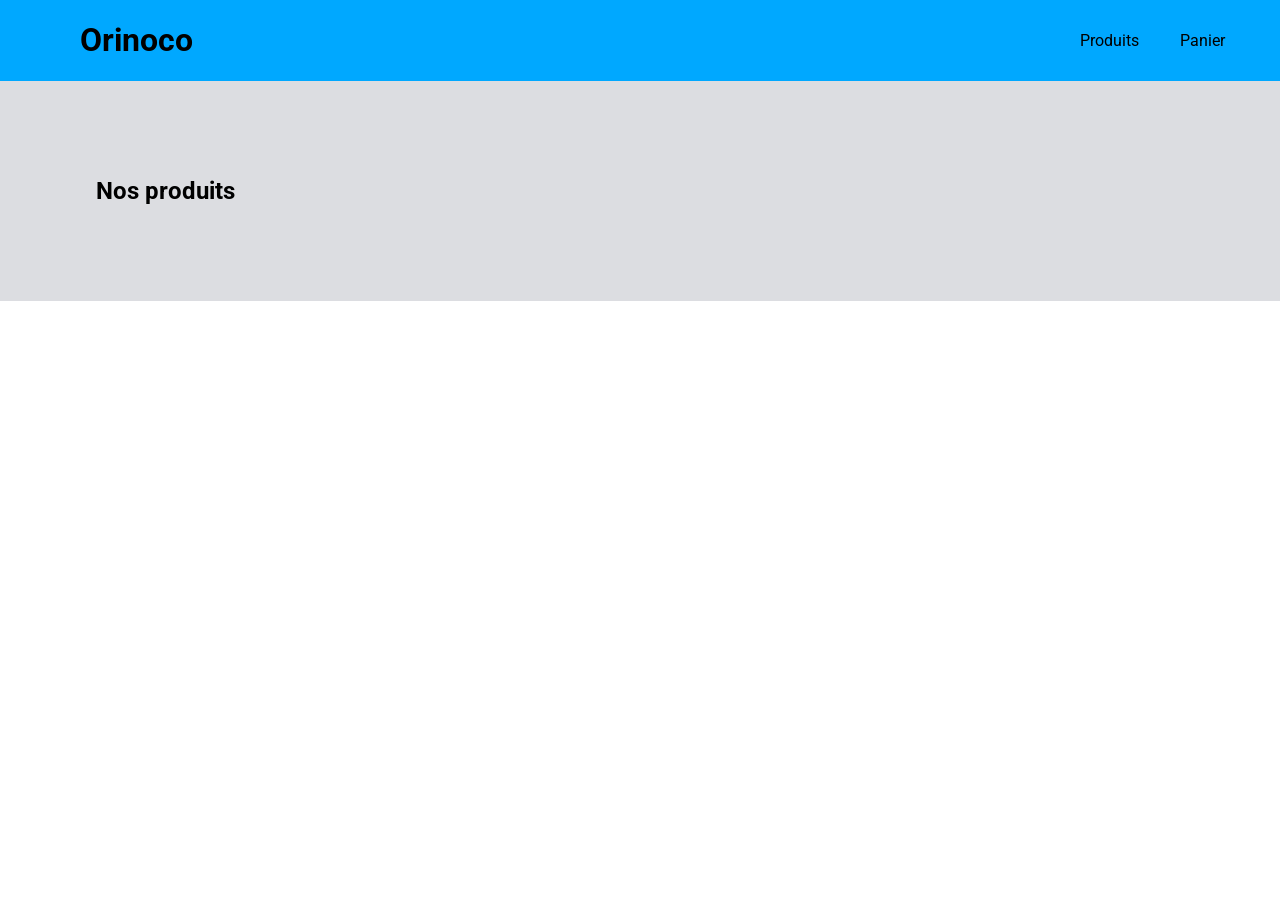
<file: P5/index.html>
<!DOCTYPE html>
<html lang="fr">
    <head>
        <meta charset="UTF-8">
        <script src="js/app.js" defer></script>
        <script src="js/homepage.js" defer></script>
        <link rel="stylesheet" type="text/css" href="css/app.css">
        <meta name="viewport" content="width=device-width, initial-scale=1, shrink-to-fit=no">
        <link href="https://fonts.googleapis.com/css2?family=Roboto:wght@100;300;400;500;900&display=swap" rel="stylesheet">
        <title>Orinoco - Produits</title>
    </head>

    <body>
        <header>
            <a href="index.html"><h1>Orinoco</h1></a>

            <ul>
                <li><a href="index.html">Produits</a></li>
                <li><a href="panier.html" id="p-panier"></a></li>
            </ul>
        </header>

        <section class="conteneur">
            <div class="text-conteneur" id="div1">
                <h2>Nos produits</h2>
            </div>

            <div id="list-produits">
            </div>

        </section>

    </body>
</html>
</file>
<file: carte/app.css>
* {
  font-family: "Bodoni Moda", serif;
  scroll-behavior: smooth;
}

html, body {
  margin-top: 50px;
  background-color: #01142E;
}

.spacer {
  display: flex;
  justify-content: center;
  width: 100%;
  margin: 10px 0;
}
.spacer-line {
  background-color: #EBDE88;
  width: 40%;
  height: 3px;
  border-radius: 5px;
}
.spacer-inital {
  background-color: #EBDE88;
  width: 100%;
  height: 3px;
  border-radius: 5px;
}

header .title {
  display: flex;
  justify-content: center;
}
header .title img:nth-child(3) {
  transform: rotateY(180deg);
}
header .title h1 {
  margin: auto 0;
  font-size: 2.75em;
  color: white;
}
header .header ul {
  display: flex;
  justify-content: center;
  margin: 0;
  padding: 0;
}
header .header ul li {
  list-style: none;
}
header .header ul li a {
  color: white;
  text-decoration: none;
}
header .header ul li a:hover {
  color: #EBDE88;
  transition: 0.2s;
}
header .header ul .header-spacer {
  background-color: #EBDE88;
  width: 2px;
  margin: 0 10px;
}

#carrousel {
  display: flex;
  justify-content: center;
  margin: 50px 0;
}
#carrousel .left, #carrousel .right {
  position: relative;
  display: flex;
  overflow: hidden;
  height: 158px;
}
#carrousel .left, #carrousel .right {
  width: 370px;
  overflow: hidden;
}
#carrousel .left img, #carrousel .right img {
  width: 370px;
}
#carrousel .left .leftBlock, #carrousel .left .rightBlock, #carrousel .right .leftBlock, #carrousel .right .rightBlock {
  display: flex;
  position: absolute;
  left: 370px;
  animation: 14s test alternate infinite;
  animation-fill-mode: forwards;
  animation-timing-function: ease-in-out;
}

@keyframes test {
  from {
    left: 0;
  }
  20% {
    left: 0;
  }
  25% {
    left: -370px;
  }
  45% {
    left: -370px;
  }
  50% {
    left: -740px;
  }
  70% {
    left: -740px;
  }
  75% {
    left: -1110px;
  }
  90% {
    left: -1110px;
  }
  95% {
    left: -1480px;
  }
  to {
    left: -1480px;
  }
}
@keyframes transitionReverse {
  from {
    left: 0;
  }
  to {
    left: -100%;
  }
}
.section-product {
  margin: 0 30%;
  color: white;
}
.section-product .spacer {
  margin: 10px 0 10px 0;
  width: 100%;
}
.section-product h2 {
  text-align: center;
  margin-bottom: 0;
}
.section-product .list-products .title-cat {
  font-weight: 400;
  margin: 10px 0;
  text-align: center;
}
.section-product .list-products .product {
  display: flex;
  justify-content: space-between;
  margin-bottom: 5px;
}
.section-product .list-products .productMarge {
  margin-bottom: 9px;
}
.section-product p, .section-product span {
  line-height: 100%;
}
.section-product p {
  margin: 1px 0;
}
.section-product span {
  position: relative;
  font-style: italic;
  top: -9px;
  font-size: 80%;
  margin-top: 0;
}

@media (min-width: 426px) and (max-width: 1025px) {
  .section-product {
    margin: 0 10%;
  }
}
@media (max-width: 426px) {
  p {
    font-size: 500px;
  }
}

/*# sourceMappingURL=app.css.map */
</file>
<file: crappo/sass/page/home.css>
body {
  background-color: #0D0D2B;
  overflow-x: hidden;
}

.landing {
  margin: 0 120px;
  display: flex;
}
.landing-left {
  margin-top: 131px;
  flex: 1;
}
.landing-left-top {
  display: flex;
  justify-content: space-between;
  background-color: rgba(255, 255, 255, 0.1);
  height: 40px;
  width: fit-content;
  border-radius: 32px;
}
@media (min-width: 1920px) {
  .landing-left-top {
    height: 45px;
  }
}
.landing-left-top span, .landing-left-top p {
  margin: auto 0;
}
.landing-left-top span {
  color: #0D0D2B;
  font-family: Rubik, serif;
  font-size: 16px;
  font-weight: 500;
  margin-left: 4px;
  padding: 4px 16px;
  background-color: white;
  border-radius: 32px;
}
@media (min-width: 1920px) {
  .landing-left-top span {
    padding: 7px 16px;
  }
}
.landing-left-top p {
  color: white;
  margin: auto 16px auto 11px;
  line-height: 4px;
}
.landing-left-middle h1 {
  margin: 24px 0;
  color: white;
}
.landing-left-middle p {
  margin-bottom: 32px;
  color: #E0E0E0;
  margin-right: 161px;
}
@media (min-width: 1920px) {
  .landing-left-middle p {
    margin-right: 214px;
  }
}
.landing-right {
  position: relative;
  margin-top: 51px;
  display: flex;
  justify-content: center;
  flex: 1;
}
.landing-right img {
  z-index: 2;
  margin: auto 0;
}
@media (min-width: 1920px) {
  .landing-right img {
    width: 730px;
  }
}

.banner {
  position: relative;
  z-index: -1;
  display: flex;
  justify-content: space-between;
  margin-top: 139px;
  padding: 100px 120px 176px;
  background: #0D0D2B;
}
.banner-elm {
  display: flex;
}
.banner-elm img {
  width: 80px;
  height: 80px;
  margin-right: 24px;
}
@media (min-width: 1920px) {
  .banner-elm img {
    width: 106px;
    height: 106px;
  }
}
.banner-elm-text p {
  color: #E0E0E0;
}

.why-choose {
  position: relative;
  display: flex;
  margin: 0 120px;
  padding-bottom: 100px;
}
@media (max-width: 1280px) {
  .why-choose {
    margin: 0 60px;
  }
}
.why-choose-img {
  flex: 2;
  width: 598px;
}
@media (min-width: 1920px) {
  .why-choose-img {
    width: 797px;
  }
}
.why-choose-text {
  flex: 1.5;
  display: flex;
  flex-direction: column;
  justify-content: center;
}
.why-choose-text p {
  margin: 24px 96px 32px 0;
  line-height: 35px;
  color: #E0E0E0;
}
@media (min-width: 1920px) {
  .why-choose-text p {
    padding-right: 96px;
  }
}

.check-earn-top {
  height: 196px;
  padding: 100px 0 219px;
}
.check-earn-top h2, .check-earn-top p {
  text-align: center;
}
.check-earn-top p {
  margin: 24px 30% 0;
  color: #E0E0E0;
}
.check-earn-middle {
  position: relative;
  display: flex;
  flex-direction: column;
  justify-content: center;
}
.check-earn-middle-form, .check-earn-middle-text {
  position: absolute;
  width: 60%;
  margin-left: 20%;
  background: white;
}
.check-earn-middle-form {
  display: flex;
  justify-content: space-between;
  border-radius: 16px 16px 0 0;
  padding-top: 48px;
  height: 155px;
  top: -150px;
  background-color: #FBFCFE;
}
.check-earn-middle-form .input-form, .check-earn-middle-form .select-form {
  margin-top: 14px;
}
.check-earn-middle-form .input-form {
  margin-left: 48px;
}
.check-earn-middle-form button {
  margin-right: 48px;
}
.check-earn-middle-text {
  border-radius: 0 0 16px 16px;
  top: 0;
}
.check-earn-middle-text h3, .check-earn-middle-text span, .check-earn-middle-text p {
  padding-left: 48px;
}
.check-earn-middle-text h3 {
  color: #3671E9;
  margin-bottom: 16px;
  padding-top: 48px;
  font-weight: 500;
}
.check-earn-middle-text span {
  font-family: Rubik, serif;
  font-size: 32px;
  font-weight: bold;
  color: black;
}
.check-earn-middle-text span strong {
  color: #3671E9;
}
.check-earn-middle-text p {
  margin-top: 20px;
  padding-bottom: 48px;
  color: #828282;
}
.check-earn-bottom {
  background: linear-gradient(#F8F9FB 0%, #FAFBFF 100%);
  width: 100%;
  padding-top: 316px;
}
.check-earn-bottom h2 {
  color: #0D0D2B;
  text-align: center;
  margin: 0 24%;
  padding-bottom: 64px;
}
.check-earn-bottom-cnt {
  display: flex;
  margin: 0 120px;
  padding-bottom: 100px;
}
.check-earn-bottom-cnt div {
  flex: 1;
}
.check-earn-bottom-elm {
  display: flex;
  flex-direction: column;
  background: white;
  padding: 48px 24px;
  border-radius: 16px;
  transition: 0.2s;
}
.check-earn-bottom-elm:hover {
  transition: 0.3s;
  background: #2B076E;
  cursor: default;
}
.check-earn-bottom-elm:hover > a > span {
  transition: 0.3s 0.2s;
  width: 150px;
  animation: btn-anim 0.3s 0.2s forwards;
}
@media (max-width: 1750px) {
  .check-earn-bottom-elm:hover > a > span {
    width: 100px;
  }
}
.check-earn-bottom-elm:hover > a > img {
  transition: 0.3s 0.2s;
  margin-left: 24px;
}
.check-earn-bottom-elm:hover * {
  color: white;
}
.check-earn-bottom-elm .title {
  display: flex;
  justify-content: center;
}
.check-earn-bottom-elm .title h3 {
  margin-right: 8px;
  font-weight: bold !important;
}
.check-earn-bottom-elm .title p {
  position: relative;
  top: 10%;
  color: #BDBDBD;
  padding-bottom: 64px;
}
.check-earn-bottom-elm .description {
  text-align: center;
  margin-bottom: 35px;
}
.check-earn-bottom-elm .logo-crypto {
  margin: 0 auto;
  padding-bottom: 48px;
  height: 80px;
  width: 80px;
}
@media (min-width: 1920px) {
  .check-earn-bottom-elm .logo-crypto {
    height: 106px;
    width: 106px;
  }
}
.check-earn-bottom-elm a {
  margin: 0 auto;
  overflow: hidden;
  justify-content: space-between;
}
.check-earn-bottom-elm a img {
  margin-left: 0;
}
.check-earn-bottom-elm a span {
  transition: 0.2s;
  transform-origin: left;
  white-space: nowrap;
  transform: translateX(-200px);
  width: 0;
  height: auto;
}
.check-earn-bottom .margin {
  margin: 0 48px;
}

.details {
  overflow: hidden;
  position: relative;
  background: #2B076E;
}
.details h2 {
  text-align: center;
  padding: 100px 23%;
}
.details-slider-cnt {
  margin: 100px 13%;
}
.details-slider {
  display: flex;
  justify-content: space-between;
}
.details-slider-text {
  margin: auto 0;
}
.details-slider-text h3, .details-slider-text p {
  color: white;
}
.details-slider-text h3 {
  font-size: 34px;
}
@media (min-width: 1920px) {
  .details-slider-text h3 {
    font-size: 42px;
  }
}
.details-slider-text p {
  margin: 24px 0 32px;
}
.details-slider img {
  max-width: 60%;
}
@media (max-width: 1350px) {
  .details-slider img {
    max-width: 50%;
  }
}
.details-slider-one img {
  margin-left: 18%;
}
.details-slider-two {
  margin: 120px 0;
}
.details-slider-two img {
  margin-right: 11%;
}
.details-slider-three img {
  position: relative;
  z-index: 1;
  margin-left: 9%;
  height: 100%;
}

@keyframes btn-anim {
  from {
    height: 0;
    visibility: hidden;
  }
  to {
    visibility: visible;
    transform: translateX(0px);
  }
}
.circle-big {
  position: absolute;
  width: 686px;
  height: 686px;
  border-radius: 100%;
}
.circle-big-normal {
  left: 151px;
  top: -400px;
  background: linear-gradient(150deg, rgba(255, 255, 255, 0.18), rgba(255, 255, 255, 0));
}
.circle-big-nd {
  bottom: -343px;
  right: -343px;
  background: linear-gradient(0deg, rgba(255, 255, 255, 0.18), rgba(255, 255, 255, 0));
}

.circle {
  position: absolute;
  top: 234px;
  right: -60px;
  width: 260px;
  height: 130px;
  border-radius: 130px 130px 0 0;
  background: linear-gradient(250deg, rgba(255, 255, 255, 0.08) 0%, rgba(53, 6, 140, 0.01) 100%);
  transform: rotate(150deg);
}

.demi-circle {
  position: absolute;
  top: 810px;
  right: -20px;
}

.effect-back {
  z-index: 0;
  position: absolute;
  height: 120px;
  width: 997px;
  left: 50%;
  top: 50%;
  transform: rotate(149deg);
  transform-origin: left;
  background: linear-gradient(to left, rgba(255, 255, 255, 0), rgba(255, 255, 255, 0.04), rgba(255, 255, 255, 0));
}
@media (min-width: 1302px) {
  .effect-back {
    width: 1302px;
  }
}
.effect-back-nd {
  left: 143%;
  top: 42%;
  z-index: -2;
}
.effect-back-reverse {
  top: 0px;
  left: 500px;
}
.effect-back-footer {
  top: 0;
  left: 20%;
  transform: rotate(50deg);
}
.effect-back-footer-nd {
  left: 40%;
}

/*# sourceMappingURL=home.css.map */
</file>
<file: crappo/sass/main.css>
* {
  margin: 0;
}

button {
  border: none;
}

a {
  color: white;
  text-decoration: none;
}

input, select {
  border: none;
}
input:hover, input:focus, select:hover, select:focus {
  outline: none;
}

h1, h2, h3 {
  font-family: Rubik, serif;
  font-weight: bold;
}

h1 {
  font-size: 64px;
}
@media (min-width: 1750px) {
  h1 {
    font-size: 85px;
  }
}
@media (max-width: 1425px) {
  h1 {
    font-size: 52px;
  }
}
@media (max-width: 1425px) {
  h1 {
    font-size: 40px;
  }
}
@media (max-width: 1270px) {
  h1 {
    font-size: 30px;
  }
}

h2 {
  font-size: 40px;
  line-height: 150%;
  color: white;
}
@media (min-width: 1750px) {
  h2 {
    font-size: 53px;
  }
}
@media (max-width: 1280px) {
  h2 {
    font-size: 39px;
  }
}

h3 {
  font-size: 16px;
  line-height: 150%;
}
@media (min-width: 1750px) {
  h3 {
    font-size: 21px;
  }
}
@media (max-width: 1280px) {
  h3 {
    font-size: 15px;
  }
}

.logo-text {
  font-family: Inter, serif;
  font-size: 18px;
  color: white;
}
@media (max-width: 1750px) {
  .logo-text {
    font-size: 24px;
  }
}

.title-large, .title-medieum {
  font-family: Rubik, serif;
  font-weight: 500;
  line-height: 150%;
}

.title-large {
  font-size: 32px;
}
@media (min-width: 1750px) {
  .title-large {
    font-size: 42px;
  }
}

.title-medium {
  font-size: 16px;
}
@media (min-width: 1750px) {
  .title-medium {
    font-size: 18px;
  }
}

.body-large-medium, .body-large-regular, .body-standard-regular, .body-standard-medium, .body-small-regular, .body-small-medium {
  font-family: Rubik, serif;
}

.body-large-medium {
  font-size: 20px;
  font-weight: 500;
  line-height: 150%;
}
@media (min-width: 1750px) {
  .body-large-medium {
    font-size: 26px;
  }
}

.body-large-regular {
  font-size: 20px;
  font-weight: normal;
  line-height: 150%;
}
@media (min-width: 1750px) {
  .body-large-regular {
    font-size: 26px;
  }
}

.body-standard-medium {
  font-size: 18px;
  font-weight: 500;
  line-height: 150%;
}
@media (min-width: 1750px) {
  .body-standard-medium {
    font-size: 24px;
  }
}

.body-standard-regular {
  font-size: 18px;
  font-weight: normal;
  line-height: 150%;
}
@media (min-width: 1750px) {
  .body-standard-regular {
    font-size: 24px;
  }
}

.body-small-medium {
  font-size: 16px;
  font-weight: 500;
  line-height: 150%;
}
@media (min-width: 1750px) {
  .body-small-medium {
    font-size: 21.3px;
  }
}

.body-small-regular {
  font-size: 18px;
  font-weight: normal;
  line-height: 35px;
}
@media (min-width: 1750px) {
  .body-small-regular {
    font-size: 21.3px;
  }
}

.btn-classic {
  display: flex;
  background: #3671E9;
  border-radius: 500px;
  color: white;
  padding: 18.5px 24px 18.5px 24px;
  width: fit-content;
  height: fit-content;
}
.btn-classic img {
  margin: auto 0 auto 24px;
}
.btn-classic:hover {
  cursor: pointer;
}
.btn-classic-white {
  background-color: white;
  color: #0D0D2B;
}

.input-form {
  position: relative;
}
.input-form label {
  position: absolute;
  transform-origin: left;
  left: 0;
  transition: 0.2s;
  color: #0D0D2B;
}
.input-form label:hover {
  cursor: text;
}

.input-classic:focus ~ label {
  transition: 0.4s;
  transform: scale(0.5);
  top: -20px;
}

.input-classic {
  color: transparent;
  border-bottom: 1px solid #E0E0E0;
  transition: 0.2s;
  width: 433px;
  background: transparent;
}
@media (min-width: 1920px) {
  .input-classic {
    width: 537px;
  }
}
@media (max-width: 1750px) {
  .input-classic {
    width: 350px;
  }
}
@media (max-width: 1400px) {
  .input-classic {
    width: 280px !important;
  }
}
.input-classic:focus {
  color: #0D0D2B;
  transition: 0.2s 0.19s;
  border-color: #0D0D2B;
}

.input-select {
  position: relative;
  color: #0D0D2B;
  padding-left: 0;
  background: transparent;
}
.input-select:hover {
  cursor: pointer;
}
.input-select li {
  position: absolute;
  color: #0D0D2B;
  border: none;
  list-style: none;
  width: 200px;
}
@media (min-width: 1920px) {
  .input-select li {
    width: 266px;
  }
}
@media (max-width: 1750px) {
  .input-select li {
    width: 200px;
  }
}
.input-select .two:hover, .input-select .three:hover, .input-select .four:hover, .input-select .five:hover {
  background-color: #d8dbe3;
}
.input-select .active-select {
  position: relative;
  display: block;
  border-bottom: 1px solid #E0E0E0;
  color: #0D0D2B;
}
.input-select .active-select::after {
  position: absolute;
  top: 0;
  right: 0;
  display: block;
  content: url("../asset/icon/Arrow Down.svg");
  width: 16px;
  height: 16px;
}
@media (min-width: 1920px) {
  .input-select .active-select::after {
    width: 21px;
    height: 21px;
  }
}
.input-select .two, .input-select .three, .input-select .four, .input-select .five {
  display: none;
  z-index: 1;
  background: #F8F9FB;
}
.input-select .two {
  top: 39px;
}
@media (max-width: 1749px) {
  .input-select .two {
    top: 30px;
  }
}
.input-select .three {
  top: 78px;
}
@media (max-width: 1749px) {
  .input-select .three {
    top: 60px;
  }
}
.input-select .four {
  top: 117px;
}
@media (max-width: 1749px) {
  .input-select .four {
    top: 90px;
  }
}
.input-select .five {
  top: 156px;
}
@media (max-width: 1749px) {
  .input-select .five {
    top: 120px;
  }
}

header {
  display: flex;
  justify-content: space-between;
  margin: 60px 120px 0;
  height: 52px;
}
header .logo-container {
  display: flex;
}
header .logo-container img, header .logo-container span {
  margin: auto 0;
}
header .logo-container img {
  height: 40px;
  margin-right: 16px;
}
header .nav-header {
  display: flex;
}
header .nav-header a {
  margin: auto 0;
}
header .nav-header .nav-link {
  margin-right: 32px;
}
@media (min-width: 1920px) {
  header .nav-header .nav-link {
    padding-bottom: 2px;
  }
}
header .nav-header .nav-link--login {
  padding-right: 23px;
  margin-left: 24px;
  border-right: 1px solid rgba(242, 242, 242, 0.3);
}
header .nav-header .nav-link--register {
  background-color: #3671E9;
  padding: 14px 22px;
  margin-left: 24px;
  border-radius: 32px;
}
@media (min-width: 1920px) {
  header .nav-header .nav-link--register {
    padding: 14px 29px;
  }
}

footer {
  position: relative;
  background: linear-gradient(180deg, #2B076E 0%, #0D0D2B 70%);
  padding-top: 88px;
}
footer .start-now {
  position: relative;
  display: flex;
  justify-content: space-between;
  margin: 88px 13%;
  padding: 48px;
  background-color: #3671E9;
  border-radius: 16px;
}
footer .start-now .eth-img {
  position: absolute;
  top: 0;
}
footer .start-now .btc-img {
  position: absolute;
  right: 0;
  bottom: 0;
}
footer .start-now h3, footer .start-now p, footer .start-now label {
  color: white;
}
footer .start-now h3 {
  font-size: 32px;
  margin-bottom: 16px;
}
@media (min-width: 1920px) {
  footer .start-now h3 {
    font-size: 40px;
  }
}
footer .start-now-text {
  margin-right: 190px;
}
@media (max-width: 1582px) {
  footer .start-now-text {
    margin-right: 50px;
  }
}
footer .start-now-form {
  display: flex;
  margin: auto 0;
}
footer .start-now-form input, footer .start-now-form label {
  border-color: white;
}
footer .start-now-form input:focus, footer .start-now-form label:focus {
  color: white;
  border-color: white;
}
footer .start-now-form input {
  width: 430px;
}
footer .start-now-form a {
  position: relative;
  bottom: 15px;
  margin-left: 40px;
}
footer nav {
  position: relative;
  padding: 80px 13%;
  background-color: #0D0D2B;
}
footer nav * {
  color: white;
}
footer nav .top {
  display: flex;
  justify-content: space-between;
  width: 100%;
  margin-bottom: 120px;
}
footer nav .top .logo {
  display: flex;
  height: 40px;
  margin-right: 11.8%;
}
footer nav .top .logo span {
  margin: auto 0 auto 16px;
  font-family: Inter, serif;
  font-size: 20px;
  font-weight: bold;
}
footer nav .top .list-link {
  display: flex;
  flex-direction: column;
}
footer nav .top .list-link .title, footer nav .top .list-link a {
  white-space: nowrap;
}
footer nav .top .list-link .title {
  margin-bottom: 24px;
}
footer nav .top .list-link a {
  font-family: Rubik, serif;
  font-size: 18px;
  line-height: 40px;
}
footer nav .top .list-link-margin {
  margin-right: 9.2%;
}
footer nav .top .payment {
  width: fit-content;
  padding-left: 7.2%;
  max-width: 25%;
}
footer nav .top .payment img:hover {
  cursor: pointer;
}
footer nav .top .payment p {
  font-size: 32px;
  margin-bottom: 40px;
}
footer nav .top .payment-list {
  display: flex;
  justify-content: space-between;
}
footer nav .bottom {
  display: flex;
  justify-content: space-between;
}
footer nav .bottom div {
  display: flex;
}
footer nav .bottom div a {
  margin: auto 16px;
}

/*# sourceMappingURL=main.css.map */
</file>
<file: P4/style.css>
body{margin:0;padding:0;background:#fff;overflow-x:hidden;-webkit-font-smoothing:antialiased;-moz-osx-font-smoothing:grayscale}q{font-size: 1.4em;color: black;opacity: 0.8}a,button{transition:all .3s ease-in-out;outline:0!important}a:hover{text-decoration:none;cursor:pointer}#page-loading-blocs-notifaction{position:fixed;top:0;bottom:0;width:100%;z-index:100000;background:#fff url(img/pageload-spinner.gif) no-repeat center center}.bloc{width:100%;clear:both;background:50% 50% no-repeat;padding:0 50px;-webkit-background-size:cover;-moz-background-size:cover;-o-background-size:cover;background-size:cover;position:relative}.bloc .container{padding-left:0;padding-right:0}.bloc-lg{padding:100px 50px}.bloc-md{padding:50px}.bloc-sm{padding:20px 50px}.bg-b-edge,.bg-bl-edge,.bg-br-edge,.bg-center,.bg-l-edge,.bg-r-edge,.bg-repeat,.bg-t-edge,.bg-tl-edge,.bg-tr-edge{-webkit-background-size:auto!important;-moz-background-size:auto!important;-o-background-size:auto!important;background-size:auto!important}.bg-repeat{background:repeat}.bg-t-edge{background:top no-repeat}.bloc-bg-texture::before{content:"";background-size:2px 2px;position:absolute;top:0;bottom:0;left:0;right:0}.texture-paper::before{background:url(img/texture-paper.png);background-size:280px 280px}.b-parallax{background-attachment:fixed}.d-bloc{color:rgba(255,255,255,.7)}.d-bloc button:hover{color:rgba(255,255,255,.9)}.d-bloc .icon-round,.d-bloc .icon-rounded,.d-bloc .icon-semi-rounded-a,.d-bloc .icon-semi-rounded-b,.d-bloc .icon-square{border-color:rgba(255,255,255,.9)}.d-bloc .divider-h span{border-color:rgba(255,255,255,.2)}.d-bloc .a-btn,.d-bloc .navbar a,.d-bloc .navbar-brand,.d-bloc a .icon-lg,.d-bloc a .icon-md,.d-bloc a .icon-sm,.d-bloc a .icon-xl,.d-bloc h1 a,.d-bloc h2 a,.d-bloc h3 a,.d-bloc h4 a,.d-bloc h5 a,.d-bloc h6 a,.d-bloc p a{color:rgba(255,255,255,.6)}.d-bloc .a-btn:hover,.d-bloc .navbar a:hover,.d-bloc .navbar-brand:hover,.d-bloc a:hover .icon-lg,.d-bloc a:hover .icon-md,.d-bloc a:hover .icon-sm,.d-bloc a:hover .icon-xl,.d-bloc h1 a:hover,.d-bloc h2 a:hover,.d-bloc h3 a:hover,.d-bloc h4 a:hover,.d-bloc h5 a:hover,.d-bloc h6 a:hover,.d-bloc p a:hover{color:#fff}.d-bloc .navbar-toggle .icon-bar{background:#fff}.d-bloc .btn-wire,.d-bloc .btn-wire:hover{color:#fff;border-color:#fff}.d-bloc .panel{color:rgba(0,0,0,.5)}.d-bloc .panel button:hover{color:rgba(0,0,0,.7)}.d-bloc .panel icon{border-color:rgba(0,0,0,.7)}.d-bloc .panel .divider-h span{border-color:rgba(0,0,0,.1)}.d-bloc .panel .a-btn{color:rgba(0,0,0,.6)}.d-bloc .panel .a-btn:hover{color:#000}.d-bloc .panel .btn-wire,.d-bloc .panel .btn-wire:hover{color:rgba(0,0,0,.7);border-color:rgba(0,0,0,.3)}.d-bloc .panel,.l-bloc{color:rgba(0,0,0,.5)}.d-bloc .panel button:hover,.l-bloc button:hover{color:rgba(0,0,0,.7)}.l-bloc .icon-round,.l-bloc .icon-rounded,.l-bloc .icon-semi-rounded-a,.l-bloc .icon-semi-rounded-b,.l-bloc .icon-square{border-color:rgba(0,0,0,.7)}.d-bloc .panel .divider-h span,.l-bloc .divider-h span{border-color:rgba(0,0,0,.1)}.d-bloc .panel .a-btn,.l-bloc .a-btn,.l-bloc .navbar a,.l-bloc .navbar-brand,.l-bloc a .icon-lg,.l-bloc a .icon-md,.l-bloc a .icon-sm,.l-bloc a .icon-xl,.l-bloc h1 a,.l-bloc h2 a,.l-bloc h3 a,.l-bloc h4 a,.l-bloc h5 a,.l-bloc h6 a,.l-bloc p a{color:rgba(0,0,0,.6)}.d-bloc .panel .a-btn:hover,.l-bloc .a-btn:hover,.l-bloc .navbar a:hover,.l-bloc .navbar-brand:hover,.l-bloc a:hover .icon-lg,.l-bloc a:hover .icon-md,.l-bloc a:hover .icon-sm,.l-bloc a:hover .icon-xl,.l-bloc h1 a:hover,.l-bloc h2 a:hover,.l-bloc h3 a:hover,.l-bloc h4 a:hover,.l-bloc h5 a:hover,.l-bloc h6 a:hover,.l-bloc p a:hover{color:#000}.l-bloc .navbar-toggle .icon-bar{color:rgba(0,0,0,.6)}.d-bloc .panel .btn-wire,.d-bloc .panel .btn-wire:hover,.l-bloc .btn-wire,.l-bloc .btn-wire:hover{color:rgba(0,0,0,.7);border-color:rgba(0,0,0,.3)}.voffset{margin-top:30px}.voffset-lg{margin-top:80px}.row-no-gutters{margin-right:0;margin-left:0}.row.row-no-gutters>[class*=" col-"],.row.row-no-gutters>[class^=col-]{padding-right:0;padding-left:0}#bloc-1-hero h1{font-size:32px}.navbar{margin-bottom:0;z-index:1}.navbar-brand{height:auto;padding:3px 15px;font-size:25px;font-weight:400;font-weight:600;line-height:44px}.navbar-brand img{max-height:200px;margin:0 5px 0 0;display:inline}.navbar-brand img[src$=svg]{min-width:100px}.nav-center .navbar-brand img{margin:0}.navbar .nav{padding-top:2px;margin-right:-16px;float:right;z-index:1}.nav>li{float:left;margin-top:4px;font-size:16px}.navbar-nav .open .dropdown-menu>li>a{text-align:inherit}.nav>li a:focus,.nav>li a:hover{background:0 0}.navbar-toggle{margin:10px 10px 0 0;border:0}.navbar-toggle:hover{background:0 0!important}.navbar-toggle .icon-bar{background-color:rgba(0,0,0,.5);width:26px}.nav-invert .navbar .nav{float:left}.nav-invert .navbar-brand,.nav-invert .navbar-header{float:right;position:relative;z-index:2}@media (min-width:768px){.site-navigation{position:absolute;top:50%;right:20px;transform:translate(0,-50%);-webkit-transform:translateY(-50%)}.nav>li .dropdown-menu a,.nav>li .dropdown-menu a:hover{color:#484848}.nav-invert .site-navigation{left:0;right:0}.nav-center{text-align:center}.nav-center .navbar-header{width:100%}.nav-center .nav>li,.nav-center .navbar-brand,.nav-center .navbar-header{float:none;display:inline-block}.nav-center .site-navigation{position:relative;width:100%;right:0;margin-right:0;margin-top:20px}.nav-center.mini-nav .navbar-toggle{float:none;margin:10px auto 0}}.nav>li>.dropdown a{background:0 0!important;display:block;padding:14px 15px}nav .caret{margin:0 5px}.dropdown-menu .dropdown-menu{top:-8px;left:100%}.dropdown-menu .dropmenu-flow-right{top:100%;left:0;margin-left:-1px;border-top-left-radius:0;border-top-right-radius:0}.dropdown-menu .dropdown span{border:4px solid #000;border-top-color:transparent;border-right-color:transparent;border-bottom-color:transparent;margin:6px -5px 0 0!important;float:right}.mg-md{margin-top:10px;margin-bottom:20px}.mg-lg{margin-top:10px;margin-bottom:40px}.btn{margin:0 5px 5px 0}.btn.pull-right{margin:0 0 5px 5px}.btn-d,.btn-d:focus,.btn-d:hover{color:#fff;background:rgba(0,0,0,.3)}button{outline:0!important}.btn-rd{border-radius:40px}.btn-clean{border:1px solid rgba(0,0,0,.08);border-bottom-color:rgba(0,0,0,.1);text-shadow:0 1px 0 rgba(0,0,1,.1);box-shadow:0 1px 3px rgba(0,0,1,.25),inset 0 1px 0 0 rgba(255,255,255,.15)}.icon-md{font-size:30px!important}.icon-lg{font-size:60px!important}.sm-shadow{text-shadow:0 1px 2px rgba(0,0,0,.3)}.panel-sq,.panel-sq .panel-footer,.panel-sq .panel-heading{border-radius:0}.panel-rd{border-radius:30px}.panel-rd .panel-heading{border-radius:29px 29px 0 0}.panel-rd .panel-footer{border-radius:0 0 29px 29px}.form-control{border-color:rgba(0,0,0,.1);box-shadow:none}.scrollToTop{width:40px;height:40px;position:fixed;bottom:20px;right:20px;opacity:0;z-index:500;transition:all .3s ease-in-out}.scrollToTop span{margin-top:6px}.showScrollTop{font-size:14px;opacity:1}a[data-lightbox]{position:relative;display:block;text-align:center}a[data-lightbox]:hover::before{content:"+";font-family:HelveticaNeue-Light,"Helvetica Neue Light","Helvetica Neue",Helvetica,Arial;font-size:32px;width:50px;height:50px;margin-left:-25px;border-radius:50%;background:rgba(0,0,0,.6);color:#fff;font-weight:100;z-index:1;position:absolute;top:50%;transform:translateY(-50%);-webkit-transform:translateY(-50%)}a[data-lightbox]:hover img{opacity:.6;-webkit-animation-fill-mode:none;animation-fill-mode:none}#lightbox-modal{display:flex;align-items:center}#lightbox-modal .modal-dialog{width:90%;max-width:900px;margin:0 auto 0}#lightbox-modal .modal-dialog img{max-height:90vh;margin:0 auto}.lightbox-caption{padding:20px;color:#fff;background:rgba(0,0,0,.5);position:absolute;left:15px;right:15px;bottom:5px}.close-lightbox{color:#fff;font-size:30px;position:absolute;top:20px;right:20px;z-index:20;background:rgba(0,0,0,.5);border:none;line-height:30px;padding:0 9px 5px;opacity:.3}.close-lightbox:hover,.next-lightbox:hover,.prev-lightbox:hover{opacity:1;color:#fff}.next-lightbox,.prev-lightbox{font-size:20px;color:rgba(255,255,255,.9);background:rgba(0,0,0,.5);transition:all .2s ease-in-out;position:absolute;top:45%;z-index:1;opacity:.4}.next-lightbox{padding:6px 8px 1px 13px;right:25px}.prev-lightbox{padding:6px 13px 1px 10px;left:25px}.snapshot-lb .modal-body{padding-bottom:45px}.snapshot-lb .lightbox-caption{padding:0;color:rgba(0,0,0,.5);background:0 0}.btn,a,h1,h2,h3,h4,h5,h6,label,p{font-family:helvetica;font-weight:400;color:#404040!important}.container{max-width:1000px}.hero-bloc-text{font-size:38px}.hero-bloc-text-sub{font-size:36px}.statement-bloc-text{line-height:26px;font-style:italic;font-size:20px;text-align:center;font-weight:lighter;max-width:520px;margin:auto auto auto auto}p{font-size:13px}.tight-width-whitespace{max-width:600px;margin:auto auto auto auto}.h1{font-size:20px;font-family:"Open Sans"}.cta-hero{margin-top:22px;color:#fff!important;text-transform:uppercase;padding:12px 28px 12px 28px;font-size:16px;font-weight:700}.social{max-width:400px;margin:auto auto auto auto}h2{font-size:22px;line-height:1.4em}h3{font-size:15px;text-transform:uppercase;font-weight:700;color:#333!important}.med-width-whitespace{max-width:800px;margin:auto auto auto auto;box-shadow:0 0 0 #000}h1{color:#333!important}h4{color:#333!important}.icons{margin-bottom:14px;margin-top:24px}.white{color:#fff}.portfolio-thumb{margin-bottom:24px}.portfolio-row{margin-bottom:44px;margin-top:50px}.avatar{box-shadow:0 4px 9px rgba(0,0,0,.3)}.black-background{background-color:rgba(165,147,99,.7);padding:40px 40px 40px 40px}.bold-link{font-weight:900;text-decoration:underline!important}.bgc-white{background-color:#fff}.bgc-dark-slate-blue{background-color:#364577}.bgc-atomic-tangerine{background-color:#f3976c}.tc-white{color:#F6AB88!important}.btn-atomic-tangerine{background:#f3976c;color:#383838!important}.btn-atomic-tangerine:hover{background:#c27956!important;color:#fff!important}.ltc-white{color:#fff!important}.ltc-white:hover{color:#ccc!important}.ltc-atomic-tangerine{color:#f3976c!important}.ltc-atomic-tangerine:hover{color:#c27956!important}.icon-dark-slate-blue{color:#364577!important;border-color:#364577!important}.bg-dots-bg{background-image:url(img/dots-bg.png)}.bg-lines-h2-bg{background-image:url(img/lines-h2-bg.png)}.bg-banniere{background-image:url(img/la-chouette-agence-banniere.jpg)}.bg-presentation{background-image:url(img/image-de-presentation.jpg)}@media (max-width:1024px){.bloc{padding-left:20px;padding-right:20px}.bloc-tile-2.full-width-bloc .container,.bloc-tile-3.full-width-bloc .container,.bloc-tile-4.full-width-bloc .container,.bloc.full-width-bloc{padding-left:0;padding-right:0}}@media (max-width:992px) and (min-width:768px){.navbar .nav{max-width:80%}.nav-center.navbar .nav{max-width:100%}}@media only screen and (min-device-width:768px) and (max-device-width:1024px) and (orientation:landscape){.b-parallax{background-attachment:scroll}}@media only screen and (min-device-width:1024px) and (max-device-width:1366px) and (-webkit-min-device-pixel-ratio:1.5){.b-parallax{background-attachment:scroll}}@media (max-width:991px){.container{width:100%}.b-parallax{background-attachment:scroll}#hero-bloc,.page-container{overflow-x:hidden;position:relative}.bloc{padding-left:constant(safe-area-inset-left);padding-right:constant(safe-area-inset-right)}.bloc-group,.bloc-group .bloc{display:block;width:100%}.bloc-fill-screen .fill-bloc-bottom-edge,.bloc-fill-screen .fill-bloc-top-edge{padding:0 20px;padding-left:constant(safe-area-inset-left);padding-right:constant(safe-area-inset-right)}}@media (max-width:767px){.page-container{overflow-x:hidden;position:relative}#disqus_thread,h1,h2,h3,h4,h5,h6,p{padding-left:10px!important;padding-right:10px!important}.b-parallax{background-attachment:scroll}.navbar .nav{padding-top:0;border-top:1px solid rgba(0,0,0,.2);float:none!important}.navbar.row{margin-left:0;margin-right:0}.site-navigation{position:inherit;transform:none;-webkit-transform:none;-ms-transform:none}.nav>li{margin-top:0;border-bottom:1px solid rgba(0,0,0,.1);background:rgba(0,0,0,.05);text-align:left;padding-left:15px;width:100%}.nav>li:hover{background:rgba(0,0,0,.08)}.dropdown .dropdown a .caret{float:none;margin:5px 0 0 10px!important;border:4px solid #000;border-bottom-color:transparent;border-right-color:transparent;border-left-color:transparent}#hero-bloc .navbar .nav{background:rgba(0,0,0,.8)}#hero-bloc .navbar .nav a{color:rgba(255,255,255,.6)}.hero{padding:50px 0}.hero-nav{left:-1px;right:-1px}.navbar-collapse{padding:0;overflow-x:hidden;-webkit-box-shadow:none;box-shadow:none}.navbar-brand img{max-height:40px;width:auto}.nav-invert .navbar-header{float:none;width:100%}.nav-invert .navbar-toggle{float:left;margin-left:10px}.bloc{padding-left:0;padding-right:0}.bloc-lg,.bloc-xl,.bloc-xxl{padding:40px 0}.bloc-md,.bloc-sm{padding-left:0;padding-right:0}.bloc-fill-screen .fill-bloc-bottom-edge,.bloc-fill-screen .fill-bloc-top-edge,.bloc-tile-2 .container,.bloc-tile-3 .container,.bloc-tile-4 .container{padding-left:0;padding-right:0}.a-block{padding:0 10px}.btn-dwn{display:none}.voffset{margin-top:5px}.voffset-md{margin-top:20px}.voffset-lg{margin-top:30px}form{padding:5px}.close-lightbox{display:inline-block}.blocsapp-device-iphone5{background-size:216px 425px;padding-top:60px;width:216px;height:425px}.blocsapp-device-iphone5 img{width:180px;height:320px}}@media (max-width:400px){.bloc{padding-left:0;padding-right:0}}@media (max-width:767px){.bloc-mob-center-text{text-align:center}}  .p-form{font-size: 18px;line-height: 30px;}.text-title {color: black !important;}.active{font-weight: bold;}.strong{font-weight: bold;color: #363636;}
</file>
<file: P4/css/et-line.css>
@font-face{font-family:et-line;src:url(../fonts/et-line.eot);src:url(../fonts/et-line.eot?#iefix) format('embedded-opentype'),url(../fonts/et-line.woff) format('woff'),url(../fonts/et-line.ttf) format('truetype'),url(../fonts/et-line.svg#et-line) format('svg');font-weight:400;font-style:normal}.et-icon-adjustments,.et-icon-alarmclock,.et-icon-anchor,.et-icon-aperture,.et-icon-attachment,.et-icon-bargraph,.et-icon-basket,.et-icon-beaker,.et-icon-bike,.et-icon-book-open,.et-icon-briefcase,.et-icon-browser,.et-icon-calendar,.et-icon-camera,.et-icon-caution,.et-icon-chat,.et-icon-circle-compass,.et-icon-clipboard,.et-icon-clock,.et-icon-cloud,.et-icon-compass,.et-icon-desktop,.et-icon-dial,.et-icon-document,.et-icon-documents,.et-icon-download,.et-icon-dribbble,.et-icon-edit,.et-icon-envelope,.et-icon-expand,.et-icon-facebook,.et-icon-flag,.et-icon-focus,.et-icon-gears,.et-icon-genius,.et-icon-gift,.et-icon-global,.et-icon-globe,.et-icon-googleplus,.et-icon-grid,.et-icon-happy,.et-icon-hazardous,.et-icon-heart,.et-icon-hotairballoon,.et-icon-hourglass,.et-icon-key,.et-icon-laptop,.et-icon-layers,.et-icon-lifesaver,.et-icon-lightbulb,.et-icon-linegraph,.et-icon-linkedin,.et-icon-lock,.et-icon-magnifying-glass,.et-icon-map,.et-icon-map-pin,.et-icon-megaphone,.et-icon-mic,.et-icon-mobile,.et-icon-newspaper,.et-icon-notebook,.et-icon-paintbrush,.et-icon-paperclip,.et-icon-pencil,.et-icon-phone,.et-icon-picture,.et-icon-pictures,.et-icon-piechart,.et-icon-presentation,.et-icon-pricetags,.et-icon-printer,.et-icon-profile-female,.et-icon-profile-male,.et-icon-puzzle,.et-icon-quote,.et-icon-recycle,.et-icon-refresh,.et-icon-ribbon,.et-icon-rss,.et-icon-sad,.et-icon-scissors,.et-icon-scope,.et-icon-search,.et-icon-shield,.et-icon-speedometer,.et-icon-strategy,.et-icon-streetsign,.et-icon-tablet,.et-icon-target,.et-icon-telescope,.et-icon-toolbox,.et-icon-tools,.et-icon-tools-2,.et-icon-trophy,.et-icon-tumblr,.et-icon-twitter,.et-icon-upload,.et-icon-video,.et-icon-wallet,.et-icon-wine{font-family:et-line;speak:none;font-style:normal;font-weight:400;font-variant:normal;text-transform:none;line-height:1;-webkit-font-smoothing:antialiased;-moz-osx-font-smoothing:grayscale;display:inline-block}.et-icon-mobile:before{content:"\e000"}.et-icon-laptop:before{content:"\e001"}.et-icon-desktop:before{content:"\e002"}.et-icon-tablet:before{content:"\e003"}.et-icon-phone:before{content:"\e004"}.et-icon-document:before{content:"\e005"}.et-icon-documents:before{content:"\e006"}.et-icon-search:before{content:"\e007"}.et-icon-clipboard:before{content:"\e008"}.et-icon-newspaper:before{content:"\e009"}.et-icon-notebook:before{content:"\e00a"}.et-icon-book-open:before{content:"\e00b"}.et-icon-browser:before{content:"\e00c"}.et-icon-calendar:before{content:"\e00d"}.et-icon-presentation:before{content:"\e00e"}.et-icon-picture:before{content:"\e00f"}.et-icon-pictures:before{content:"\e010"}.et-icon-video:before{content:"\e011"}.et-icon-camera:before{content:"\e012"}.et-icon-printer:before{content:"\e013"}.et-icon-toolbox:before{content:"\e014"}.et-icon-briefcase:before{content:"\e015"}.et-icon-wallet:before{content:"\e016"}.et-icon-gift:before{content:"\e017"}.et-icon-bargraph:before{content:"\e018"}.et-icon-grid:before{content:"\e019"}.et-icon-expand:before{content:"\e01a"}.et-icon-focus:before{content:"\e01b"}.et-icon-edit:before{content:"\e01c"}.et-icon-adjustments:before{content:"\e01d"}.et-icon-ribbon:before{content:"\e01e"}.et-icon-hourglass:before{content:"\e01f"}.et-icon-lock:before{content:"\e020"}.et-icon-megaphone:before{content:"\e021"}.et-icon-shield:before{content:"\e022"}.et-icon-trophy:before{content:"\e023"}.et-icon-flag:before{content:"\e024"}.et-icon-map:before{content:"\e025"}.et-icon-puzzle:before{content:"\e026"}.et-icon-basket:before{content:"\e027"}.et-icon-envelope:before{content:"\e028"}.et-icon-streetsign:before{content:"\e029"}.et-icon-telescope:before{content:"\e02a"}.et-icon-gears:before{content:"\e02b"}.et-icon-key:before{content:"\e02c"}.et-icon-paperclip:before{content:"\e02d"}.et-icon-attachment:before{content:"\e02e"}.et-icon-pricetags:before{content:"\e02f"}.et-icon-lightbulb:before{content:"\e030"}.et-icon-layers:before{content:"\e031"}.et-icon-pencil:before{content:"\e032"}.et-icon-tools:before{content:"\e033"}.et-icon-tools-2:before{content:"\e034"}.et-icon-scissors:before{content:"\e035"}.et-icon-paintbrush:before{content:"\e036"}.et-icon-magnifying-glass:before{content:"\e037"}.et-icon-circle-compass:before{content:"\e038"}.et-icon-linegraph:before{content:"\e039"}.et-icon-mic:before{content:"\e03a"}.et-icon-strategy:before{content:"\e03b"}.et-icon-beaker:before{content:"\e03c"}.et-icon-caution:before{content:"\e03d"}.et-icon-recycle:before{content:"\e03e"}.et-icon-anchor:before{content:"\e03f"}.et-icon-profile-male:before{content:"\e040"}.et-icon-profile-female:before{content:"\e041"}.et-icon-bike:before{content:"\e042"}.et-icon-wine:before{content:"\e043"}.et-icon-hotairballoon:before{content:"\e044"}.et-icon-globe:before{content:"\e045"}.et-icon-genius:before{content:"\e046"}.et-icon-map-pin:before{content:"\e047"}.et-icon-dial:before{content:"\e048"}.et-icon-chat:before{content:"\e049"}.et-icon-heart:before{content:"\e04a"}.et-icon-cloud:before{content:"\e04b"}.et-icon-upload:before{content:"\e04c"}.et-icon-download:before{content:"\e04d"}.et-icon-target:before{content:"\e04e"}.et-icon-hazardous:before{content:"\e04f"}.et-icon-piechart:before{content:"\e050"}.et-icon-speedometer:before{content:"\e051"}.et-icon-global:before{content:"\e052"}.et-icon-compass:before{content:"\e053"}.et-icon-lifesaver:before{content:"\e054"}.et-icon-clock:before{content:"\e055"}.et-icon-aperture:before{content:"\e056"}.et-icon-quote:before{content:"\e057"}.et-icon-scope:before{content:"\e058"}.et-icon-alarmclock:before{content:"\e059"}.et-icon-refresh:before{content:"\e05a"}.et-icon-happy:before{content:"\e05b"}.et-icon-sad:before{content:"\e05c"}.et-icon-facebook:before{content:"\e05d"}.et-icon-twitter:before{content:"\e05e"}.et-icon-googleplus:before{content:"\e05f"}.et-icon-rss:before{content:"\e060"}.et-icon-tumblr:before{content:"\e061"}.et-icon-linkedin:before{content:"\e062"}.et-icon-dribbble:before{content:"\e063"}
</file>
<file: P5/css/app.css>
body {
    padding: 0;
    margin: 0;
    font-family: Roboto;
}

a {
    text-decoration: none;
}

h1 h2 h3 h4 h5 h6 {
    font-weight: 900;
}

p {
    font-weight: 100;
    max-width: 270px;
    text-overflow: ellipsis;
    overflow: hidden;
    white-space: nowrap;
}

header {
    display: flex;
    justify-content: space-between;
    background: #00a8ff;
}

header a h1 {
    color: black;
    margin-left: 5rem;
}

header ul {
    display: flex;
}

header ul li {
    list-style: none;
    min-width: 100px;
    margin: auto;
}

header ul a {
    color: black;
}

button {
    font-weight: 600;
}

button:hover {
    box-shadow: 2px 2px 3px #dcdde1;
}

.btn {
    box-shadow: 1px 1px 2px #dcdde1;
    border: none;
    color: white;
    padding: 0.5rem 1rem;
}

.btn-bleu {
    background-color: #0097e6;
}

.btn-bleu:hover {
    background-color: #0079b8;
}

.btn-bleu:active {
    background-color: #00a0ff;
}

.btn-red {
    background-color: #e84118;
}

.btn-red:hover {
    background-color: #ba3413;
}

.btn-red:active {
    background-color: #ff3100;
}

#list-produits {
    margin: 2% 10%;
    display: flex;
    justify-content: center;
    flex-wrap: wrap;
}

.text-conteneur {
    background: #dcdde1;
}

.text-conteneur h2 {
    padding: 5rem;
    margin: 0;
}

.produit {
    background: #ECECEC;
    margin: 1rem 1rem;
    height: min-content;
}

.produit img {
    max-height: 200px;
}

.text-conteneur {
    padding: 1rem;
}

.text-conteneur div {
    display: flex;
    justify-content: space-between;
    align-items: center;
}

.list-panier {
    display: flex;
    justify-content: center;
    margin-top: 5rem;
}

table {
    background-color: #dcdde1;
    text-align: center;
}

th {
    padding: 1rem 0;
    background-color: #dcdde1;
}

td{
    padding: 1rem 0;
    background-color: #ECECEC;
    margin: 0;
}

.th-1 {
    width: 20rem;
}

.th-2 {
    width: 10rem;
}

.th-4 {
    width: 10rem;
}

.th-5 {
    width: 150px;
}

.formulaire {
    width: 20rem;
    margin: 3rem auto;
}

.input-conteneur {
    display: flex;
    flex-direction: column;
    margin: 1rem;
}

.btn-validation-conteneur {
    display: flex;
    justify-content: flex-end;
    margin: 2rem 5rem 0 0;
}

.conteneur-produit {
    margin: 2% 10%;
    background-color: #dcdde1;
    display: flex;
    justify-content: space-evenly;
    align-items: center;
}

.conteneur-produit img {
    max-height: 400px;
}

.conteneur-produit div {
    display: flex;
    flex-direction: column;
}

.conteneur-produit div * {
    margin: 0.5rem 0;
}

.conteneur-commande {
    margin: 2% 10%;
    background-color: #dcdde1;
    display: flex;
    align-items: center;
    flex-direction: column;
}

.erreur {
    border: 2px solid red;
}

.confirmation-text-mobile {
    min-width: 450px;
    text-align: center;
}

@media screen and (min-width: 320px) and (max-width: 768px) {
    header > a{
        display: none;;
    }

    header ul {
        display: flex;
        justify-content: space-around;
        width: 100%;
    }

    header ul li a {
        font-weight: bold;
        font-size: 1.2em;
    }

    #list-produits {
        justify-content: center;
    }

    .produit {
        width: 300px;
        margin: 1rem 0;
        overflow: hidden;
        box-shadow: 2px 2px 2px #ECECEC;
    }

    .text-conteneur {
        white-space: nowrap;
    }

    .text-conteneur h2 {
        padding: 1rem;
        font-size: 1em;
    }

    .conteneur-produit {
        margin: 0;
        padding: 1rem;
        flex-direction: column;
        justify-content: center;
        background-color: #ECECEC;
    }

    .conteneur-produit img{
        min-width: 250px;
        max-width: 300px;
    }

    .text-produit {
        padding: 1rem;
    }

    .btn-validation-conteneur {
        margin: 0;
        justify-content: center;
    }

    .mobile-titre {
        white-space: normal;
    }

    .conteneur-commande {
        background-color: initial;
    }

    .mobile-confirmation {
        max-width: 250px;
    }

    .mobile-confirmation p {
        text-align: left;
        white-space: initial;
    }
}

@media screen and (min-width: 426px) and (max-width: 768px) {
    .conteneur-img-produit {
        max-width: 1000px;
    }
    #list-produits {
        justify-content: space-evenly;
        margin: 2% 1%;
    }
}

@media screen and (min-width: 769px) and (max-width: 1024px) {
    #conteneur-produit {
        flex-direction: column;
    }
}
</file>
